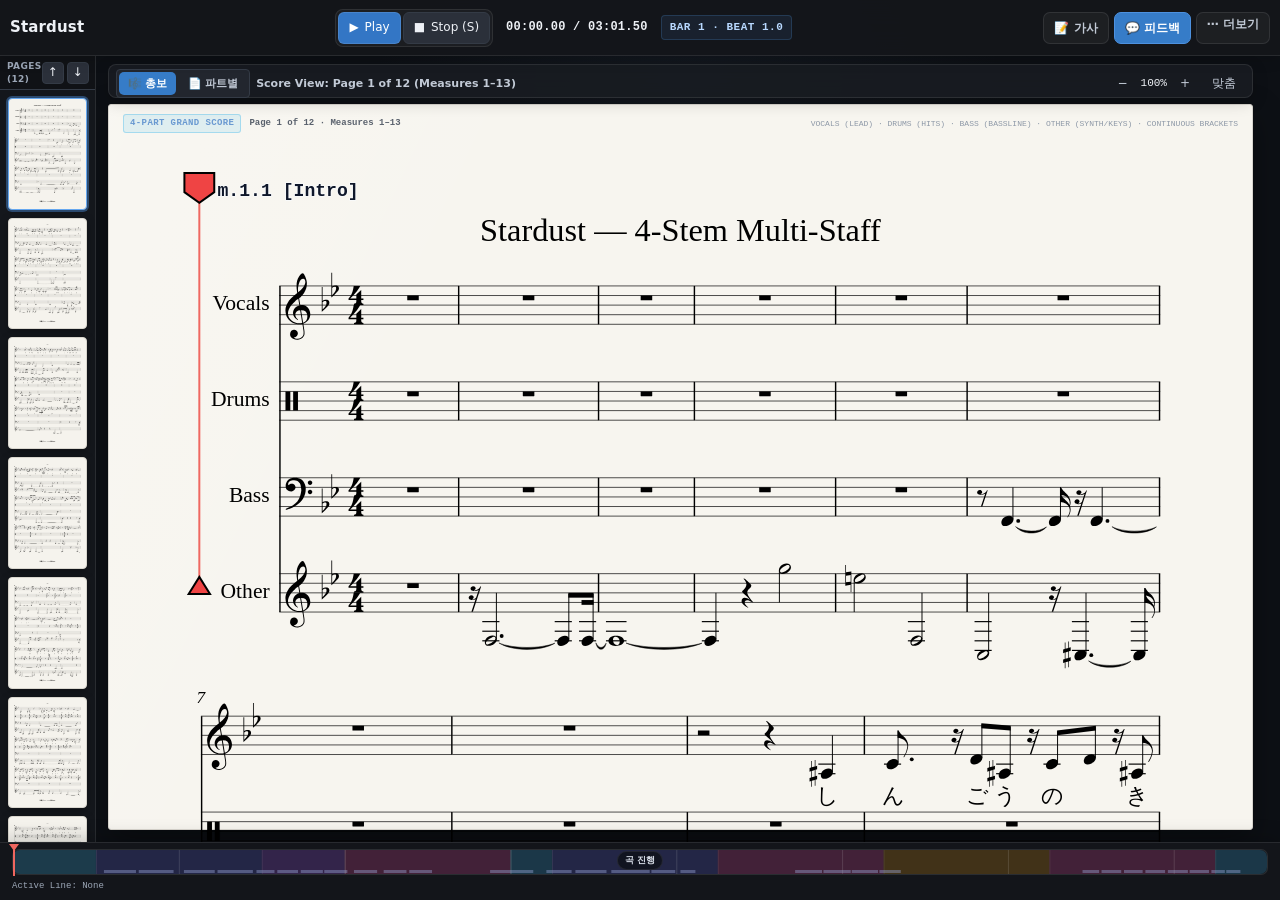
<file: index.html>
<!DOCTYPE html>
<html lang="ko">
<head>
  <meta charset="UTF-8">
  <meta name="viewport" content="width=device-width, initial-scale=1.0">
  <meta name="color-scheme" content="dark">
  <title>Stardust — 쉬운 음악 악보 워크벤치</title>
  <link rel="stylesheet" href="styles.css">
  <link rel="stylesheet" href="consumer-ui.css">
</head>
<body>
  <div class="workbench-root">
    <header class="top-command-bar" role="banner">
      <div class="topbar-left">
        <div class="brand-title">
          <span>Stardust</span>
          <span class="brand-badge">MUSIC WORKBENCH</span>
        </div>
        <div class="metadata-pills" aria-label="프로젝트 상태">
          <span class="chip chip-pass" title="악보 데이터 확인 완료">✓ 준비 완료</span>
          <span class="chip chip-frozen" title="원본 음표와 타이밍은 보호됩니다">🔒 원본 보호</span>
        </div>
      </div>

      <div class="topbar-center">
        <div class="transport-cluster" role="region" aria-label="재생">
          <button class="btn btn-primary" id="btn-play-pause" title="재생 / 일시정지 (Space)" aria-label="재생 또는 일시정지">
            <span id="play-icon">▶</span>
            <span id="play-text">Play</span>
          </button>
          <button class="btn btn-secondary" id="btn-stop" title="정지 (S)" aria-label="재생 정지">
            <span>■</span>
            <span>Stop (S)</span>
          </button>
          <button class="btn btn-secondary" id="btn-loop" title="반복 재생 (L)" aria-label="반복 재생">
            <span>↻</span>
            <span id="loop-text">Loop [Off]</span>
          </button>
        </div>

        <div class="timecode-display" id="timecode-display" aria-live="polite">00:00.00 / 03:01.50</div>
        <span class="measure-beat-badge" id="measure-beat-badge">BAR 1 · BEAT 1.0</span>

        <div class="range-controls" role="region" aria-label="구간 반복 설정">
          <span class="range-label">A</span>
          <input type="number" id="input-range-a" class="input-number" placeholder="시작" step="0.1" min="0" aria-label="반복 시작 시간">
          <button class="btn btn-secondary" id="btn-set-a" title="현재 위치를 A로 설정 ([)" aria-label="반복 시작점 설정">A 설정</button>
          <span class="range-label">B</span>
          <input type="number" id="input-range-b" class="input-number" placeholder="끝" step="0.1" min="0" aria-label="반복 종료 시간">
          <button class="btn btn-secondary" id="btn-set-b" title="현재 위치를 B로 설정 (])" aria-label="반복 종료점 설정">B 설정</button>
          <button class="btn btn-ghost" id="btn-clear-range" title="반복 구간 지우기" aria-label="반복 구간 지우기">지우기</button>
        </div>
      </div>

      <div class="topbar-right">
        <details class="transport-drawer" id="metadata-drawer">
          <summary class="btn btn-secondary" title="곡 정보와 파일 보기">곡 정보 · 파일</summary>
          <div class="transport-drawer-content">
            <div class="transport-drawer-section-title">곡 정보</div>
            <div class="metadata-pills" style="display:flex;flex-wrap:wrap;gap:6px;">
              <span class="chip chip-primary" id="chip-notes-count">478 Notes</span>
              <span class="chip" id="chip-stems-count">4 Stems</span>
              <span class="chip" id="chip-lyrics-count">279 Lyrics</span>
              <span class="chip" id="chip-nulls-count">199 Nulls</span>
              <span class="chip" id="chip-lines-count">29 Lines</span>
              <span class="chip" id="chip-tempo-key">160 BPM · Gm · 4/4</span>
              <span class="chip chip-pass" id="chip-source">SOURCE: FLOW 4-STEM</span>
            </div>
            <div class="transport-drawer-section-title">내보내기</div>
            <div style="display:flex;flex-wrap:wrap;gap:6px;">
              <a href="assets/stardust-lead-with-lyrics.musicxml" download class="btn btn-secondary">Vocal XML</a>
              <a href="assets/stardust-multistaff.musicxml" download class="btn btn-secondary">Multi-Staff XML</a>
              <a href="assets/stardust-multistaff.mid" download class="btn btn-secondary">MIDI</a>
              <a href="assets/stardust-score-data.json" download class="btn btn-secondary">JSON</a>
              <a href="assets/score-contact-sheet.png" target="_blank" class="btn btn-secondary">Contact Sheet</a>
              <a href="assets/CANONFLOW_SCORE_LYRIC_CONTRACT.md" target="_blank" class="btn btn-secondary">Contract</a>
            </div>
          </div>
        </details>
        <button class="btn btn-accent" id="btn-export-draft" title="가사 수정 초안 내보내기">💾 초안 내보내기</button>
      </div>
    </header>

    <main class="main-stage">
      <aside class="page-navigator" aria-label="악보 페이지">
        <div class="panel-header">
          <span id="pages-header-title">Pages (12)</span>
          <div style="display:flex;gap:3px;">
            <button class="btn btn-secondary btn-icon" id="btn-prev-page" title="이전 페이지 (PageUp)" aria-label="이전 페이지" style="width:22px;height:22px;padding:2px;">↑</button>
            <button class="btn btn-secondary btn-icon" id="btn-next-page" title="다음 페이지 (PageDown)" aria-label="다음 페이지" style="width:22px;height:22px;padding:2px;">↓</button>
          </div>
        </div>
        <div class="thumbnails-list" id="thumbnails-list"></div>
      </aside>

      <section class="score-viewport" id="score-viewport" aria-label="악보">
        <div class="score-toolbar">
          <div class="score-mode-pill-group" role="tablist" aria-label="악보 보기 방식">
            <button type="button" class="score-mode-pill active" id="btn-mode-grand" role="tab" aria-selected="true" title="전체 악보 보기">🎼 총보</button>
            <button type="button" class="score-mode-pill" id="btn-mode-stems" role="tab" aria-selected="false" title="파트별 악보 보기">📄 파트별</button>
          </div>

          <span id="score-page-indicator" style="font-size:12px;font-weight:600;color:var(--text-secondary);">Page 1 of 12 · Measures 1–13</span>
          <span class="score-live-readout" id="score-live-readout" aria-live="polite">악보 준비 중</span>
          <span class="chip chip-follow" id="score-follow-state">FOLLOW: ON</span>

          <div class="score-source-selector" id="score-source-selector" role="group" aria-label="보이는 파트 수" style="display:none;">
            <span class="score-source-selector-label">파트</span>
            <label><input type="radio" name="score-display-count" value="1"> 보컬</label>
            <label><input type="radio" name="score-display-count" value="2"> +드럼</label>
            <label><input type="radio" name="score-display-count" value="3"> +베이스</label>
            <label><input type="radio" name="score-display-count" value="all" checked> 전체</label>
          </div>

          <div style="display:flex;gap:4px;margin-left:auto;align-items:center;">
            <button class="btn btn-ghost" id="btn-zoom-out" title="축소" style="padding:2px 8px;">−</button>
            <span id="zoom-level" class="mono" style="font-size:11px;">100%</span>
            <button class="btn btn-ghost" id="btn-zoom-in" title="확대" style="padding:2px 8px;">+</button>
            <button class="btn btn-ghost" id="btn-zoom-fit" title="화면에 맞추기" style="padding:2px 8px;">맞춤</button>
          </div>
        </div>

        <div class="score-source-banner" id="score-source-banner" role="status">
          <span class="source-status-dot" aria-hidden="true"></span>
          <strong id="score-source-status">4-PART GRAND SCORE VERIFIED</strong>
          <span id="score-source-track">Vocals · Drums · Bass · Other</span>
          <span class="score-source-detail" id="score-source-detail">4개 파트 악보가 준비되어 있습니다.</span>
          <span class="score-notation-count" id="score-notation-count">4 NOTATED STAVES</span>
        </div>

        <div class="score-paper-sheet" id="score-paper">
          <div class="score-svg-frame" id="score-svg-frame" aria-live="polite"></div>
        </div>
      </section>

      <aside class="lyric-inspector" aria-label="가사와 피드백">
        <div class="inspector-tabs" role="tablist" aria-label="가사 또는 피드백">
          <button type="button" class="inspector-tab active" id="tab-lyrics" role="tab" aria-selected="true">
            <span>📝 가사</span>
            <span class="tab-count-badge" id="lyrics-count-badge">29</span>
          </button>
          <button type="button" class="inspector-tab" id="tab-feedbacks" role="tab" aria-selected="false">
            <span>💬 피드백</span>
            <span class="tab-count-badge feedback-badge" id="feedback-count-badge">0</span>
          </button>
        </div>

        <div class="inspector-tab-pane active" id="pane-lyrics">
          <div class="inspector-banner">
            <span>🔒 <strong>원본 음표와 타이밍은 보호됩니다</strong></span>
            <span class="chip chip-frozen" id="draft-count-chip">수정 0</span>
          </div>

          <div class="lyric-list-container" id="lyric-list" role="list"></div>

          <div class="inspector-detail-pane" id="inspector-detail">
            <div class="detail-header">
              <span id="editor-line-title">가사 한 줄을 선택하세요</span>
              <span class="chip chip-frozen" id="editor-status-chip">원본</span>
            </div>

            <div class="field-group">
              <label class="field-label">원본 가사</label>
              <div id="canonical-line-text" class="lyric-font" style="font-size:13px;color:var(--text-secondary);background:var(--surface-input);padding:6px 8px;border-radius:6px;border:1px solid var(--border-subtle);min-height:28px;">-</div>
            </div>

            <div class="field-group">
              <label class="field-label" for="input-draft-display">보이는 가사</label>
              <input type="text" id="input-draft-display" class="input-text lyric-font" placeholder="가사를 수정하세요">
            </div>

            <div class="field-group">
              <label class="field-label" for="input-draft-alignment">읽는 법</label>
              <input type="text" id="input-draft-alignment" class="input-text" placeholder="히라가나 읽는 법">
            </div>

            <div style="display:flex;justify-content:space-between;align-items:center;gap:8px;">
              <button class="btn btn-ghost" id="btn-reset-line" title="원본 가사로 되돌리기">원본으로</button>
              <button class="btn btn-primary" id="btn-save-draft" title="가사 수정 저장">수정 저장</button>
            </div>
          </div>
        </div>

        <div class="inspector-tab-pane" id="pane-feedbacks" style="display:none;">
          <div class="feedback-actions-bar">
            <button type="button" class="btn btn-primary" id="btn-add-feedback-now" title="현재 위치에 피드백 추가 (F)">＋ 피드백</button>
            <div style="display:flex;gap:4px;">
              <button type="button" class="btn btn-secondary" id="btn-copy-feedbacks" title="피드백 복사">복사</button>
              <button type="button" class="btn btn-secondary" id="btn-export-feedbacks" title="피드백 파일 저장">내보내기</button>
            </div>
          </div>

          <div class="feedback-filter-row">
            <span style="font-size:10px;color:var(--text-dim);font-weight:600;">보기</span>
            <div class="feedback-filter-chips" id="feedback-filter-chips">
              <button type="button" class="filter-chip active" data-filter="all">전체</button>
              <button type="button" class="filter-chip" data-filter="vocals">보컬</button>
              <button type="button" class="filter-chip" data-filter="drums">드럼</button>
              <button type="button" class="filter-chip" data-filter="bass">베이스</button>
              <button type="button" class="filter-chip" data-filter="other">기타</button>
            </div>
          </div>

          <div class="feedback-list-container" id="feedback-cards-list" role="list">
            <div class="feedback-empty-state" id="feedback-empty-state">
              <span class="empty-icon">💬</span>
              <p class="empty-title">아직 피드백이 없습니다</p>
              <p class="empty-desc">악보나 아래 진행바에서 우클릭하면 원하는 위치에 메모를 남길 수 있습니다.</p>
            </div>
          </div>
        </div>
      </aside>
    </main>

    <footer class="bottom-timeline-bar" role="contentinfo" aria-label="곡 진행">
      <div class="timeline-track-wrap" id="timeline-track" role="slider" aria-label="곡 위치" aria-valuemin="0" aria-valuemax="181.5" aria-valuenow="0" tabindex="0">
        <canvas class="timeline-markers-canvas" id="timeline-canvas"></canvas>
        <div class="timeline-range-highlight" id="timeline-range-highlight" style="display:none;"></div>
        <div class="timeline-feedback-markers" id="timeline-feedback-markers"></div>
        <div class="timeline-hover-guide" id="timeline-hover-guide"></div>
        <div class="timeline-hover-tooltip" id="timeline-hover-tooltip">00:00.00</div>
        <div class="timeline-playhead" id="timeline-playhead" style="left:0%;"></div>
      </div>

      <div class="timeline-info-row">
        <div style="display:flex;gap:10px;align-items:center;min-width:0;">
          <span class="mono" id="timeline-active-info">Active Line: None</span>
          <span class="mono" id="timeline-active-event" style="color:var(--text-dim);">Event: None</span>
        </div>
        <div style="display:flex;gap:12px;align-items:center;">
          <span style="font-size:10px;color:var(--text-dim);">←/→ 위치 이동 · Space 재생 · F 피드백</span>
          <span class="mono" id="timeline-duration-info">03:01.50 · 121 Bars</span>
        </div>
      </div>
    </footer>
  </div>

  <div id="score-context-menu" class="score-context-menu" style="display:none;" role="menu" aria-label="이 위치에서 할 일">
    <div class="context-menu-header">
      <span class="context-menu-badge" id="ctx-bar-beat">BAR 1 · BEAT 1.0</span>
      <span class="context-menu-time" id="ctx-timecode">00:00.00</span>
    </div>
    <div class="context-menu-divider"></div>
    <button type="button" class="context-menu-item primary" id="ctx-btn-add-feedback" role="menuitem">
      <span class="ctx-icon">💬</span><span class="ctx-label">여기에 피드백 남기기</span><span class="ctx-shortcut">F</span>
    </button>
    <button type="button" class="context-menu-item" id="ctx-btn-play-from-here" role="menuitem">
      <span class="ctx-icon">▶</span><span class="ctx-label">여기부터 재생</span><span class="ctx-shortcut">Space</span>
    </button>
    <div class="context-menu-divider"></div>
    <button type="button" class="context-menu-item" id="ctx-btn-set-range-a" role="menuitem">
      <span class="ctx-icon">A</span><span class="ctx-label">반복 시작점</span><span class="ctx-shortcut">[</span>
    </button>
    <button type="button" class="context-menu-item" id="ctx-btn-set-range-b" role="menuitem">
      <span class="ctx-icon">B</span><span class="ctx-label">반복 종료점</span><span class="ctx-shortcut">]</span>
    </button>
    <div class="context-menu-divider"></div>
    <button type="button" class="context-menu-item" id="ctx-btn-copy-timecode" role="menuitem">
      <span class="ctx-icon">⧉</span><span class="ctx-label">시간 복사</span>
    </button>
  </div>

  <div id="feedback-modal-backdrop" class="modal-backdrop" style="display:none;" role="presentation">
    <div class="feedback-dialog" role="dialog" aria-modal="true" aria-labelledby="feedback-dialog-title">
      <div class="dialog-header">
        <div>
          <h3 id="feedback-dialog-title" class="dialog-title">이 부분에 메모 남기기</h3>
          <p class="dialog-subtitle" id="feedback-dialog-location">BAR 1 · BEAT 1.0 · 00:00.00</p>
        </div>
        <button type="button" class="btn btn-ghost btn-icon" id="btn-close-feedback-modal" aria-label="닫기">×</button>
      </div>

      <div class="dialog-body">
        <div class="field-group">
          <label class="field-label">어느 파트인가요?</label>
          <div class="stem-pill-selector" id="feedback-stem-selector">
            <button type="button" class="pill-btn active" data-stem="all">전체</button>
            <button type="button" class="pill-btn" data-stem="vocals">🎤 보컬</button>
            <button type="button" class="pill-btn" data-stem="drums">🥁 드럼</button>
            <button type="button" class="pill-btn" data-stem="bass">🎸 베이스</button>
            <button type="button" class="pill-btn" data-stem="other">🎹 기타</button>
          </div>
        </div>

        <div class="field-group">
          <label class="field-label">어떤 내용인가요?</label>
          <div class="category-pill-selector" id="feedback-category-selector">
            <button type="button" class="pill-btn active" data-category="vocals">보컬/발음</button>
            <button type="button" class="pill-btn" data-category="timing">타이밍</button>
            <button type="button" class="pill-btn" data-category="pitch">음정</button>
            <button type="button" class="pill-btn" data-category="mix">밸런스</button>
            <button type="button" class="pill-btn" data-category="lyrics">가사</button>
            <button type="button" class="pill-btn" data-category="general">메모</button>
          </div>
        </div>

        <div class="feedback-lyric-context" id="feedback-lyric-context" style="display:none;">
          <span class="context-label">가사</span>
          <span class="context-text" id="feedback-context-lyric-text">-</span>
        </div>

        <div class="field-group">
          <label class="field-label" for="feedback-textarea">메모 <span style="color:var(--danger);">*</span></label>
          <textarea id="feedback-textarea" class="input-textarea" rows="4" placeholder="예: 이 부분 보컬이 조금 늦게 들려요"></textarea>
        </div>

        <div class="field-group">
          <label class="field-label" for="feedback-author-input">이름</label>
          <input type="text" id="feedback-author-input" class="input-text" value="Reviewer" placeholder="이름">
        </div>
      </div>

      <div class="dialog-footer">
        <span class="dialog-hint">Cmd/Ctrl+Enter 저장 · Esc 닫기</span>
        <div style="display:flex;gap:8px;">
          <button type="button" class="btn btn-secondary" id="btn-cancel-feedback">취소</button>
          <button type="button" class="btn btn-primary" id="btn-submit-feedback">저장</button>
        </div>
      </div>
    </div>
  </div>

  <div id="toast-container" class="toast-container" aria-live="polite"></div>

  <audio id="audio-player" src="assets/flow-stems/vocals.m4a" data-source-manifest="assets/source-manifest.json" preload="auto"></audio>
  <div id="stem-audio-bank" aria-hidden="true"></div>

  <script type="module" src="app.mjs"></script>
  <script type="module" src="consumer-ui.mjs"></script>
</body>
</html>
</file>
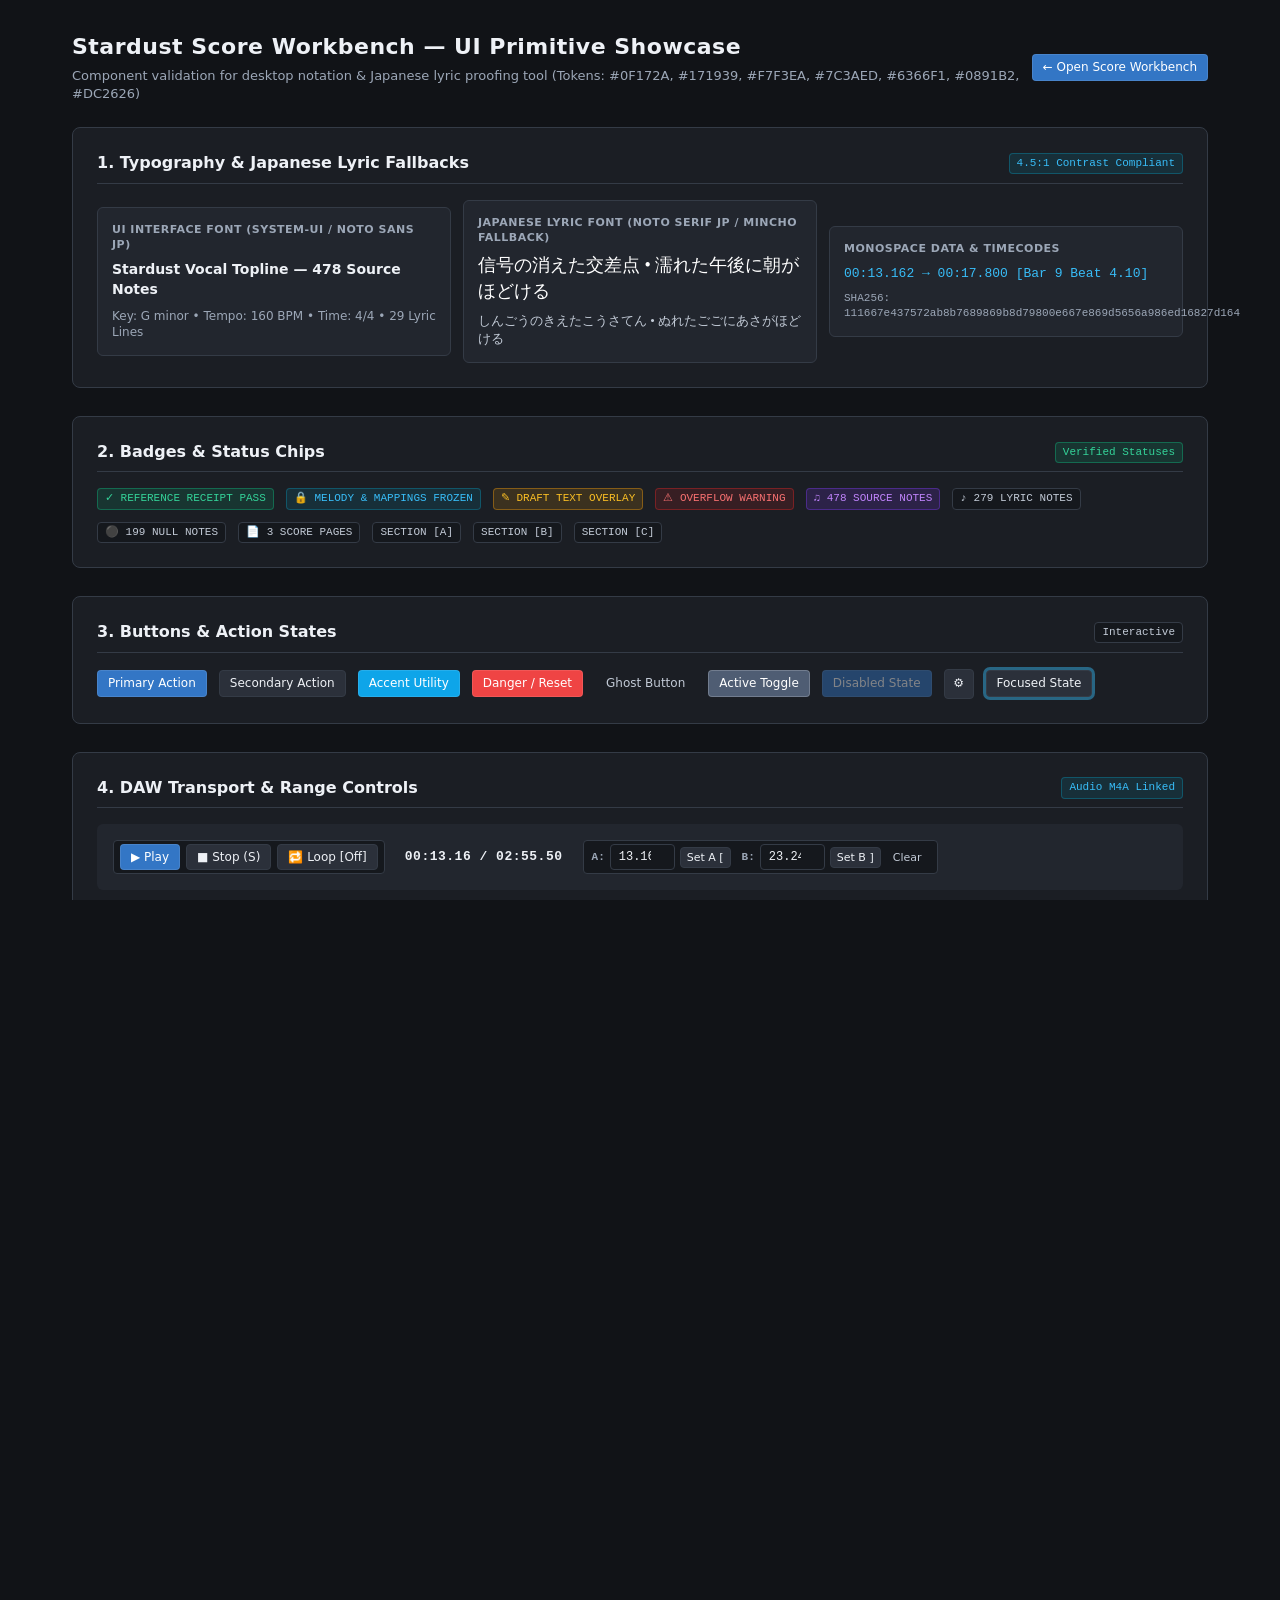
<file: primitive-showcase.html>
<!DOCTYPE html>
<html lang="en">
<head>
  <meta charset="UTF-8">
  <meta name="viewport" content="width=device-width, initial-scale=1.0">
  <title>Stardust Workbench — Primitive Showcase</title>
  <link rel="stylesheet" href="styles.css">
  <style>
    body {
      overflow-y: auto !important;
      padding: 32px;
      max-width: 1200px;
      margin: 0 auto;
    }
    .showcase-section {
      background-color: var(--surface-raised);
      border: 1px solid var(--border-subtle);
      border-radius: var(--radius-lg);
      padding: 24px;
      margin-bottom: 28px;
      display: flex;
      flex-direction: column;
      gap: 16px;
    }
    .showcase-header {
      font-size: 16px;
      font-weight: 700;
      color: var(--text-primary);
      border-bottom: 1px solid var(--border-subtle);
      padding-bottom: 8px;
      display: flex;
      align-items: center;
      justify-content: space-between;
    }
    .primitive-row {
      display: flex;
      flex-wrap: wrap;
      align-items: center;
      gap: 12px;
    }
    .specimen-card {
      background-color: var(--surface-card);
      border: 1px solid var(--border-subtle);
      border-radius: var(--radius-md);
      padding: 14px;
      display: flex;
      flex-direction: column;
      gap: 8px;
      flex: 1;
      min-width: 260px;
    }
    .specimen-label {
      font-size: 11px;
      font-weight: 600;
      color: var(--text-muted);
      text-transform: uppercase;
      letter-spacing: 0.5px;
    }
    .paper-specimen {
      background-color: var(--paper-cream);
      border: 1px solid var(--paper-border);
      border-radius: var(--radius-sm);
      padding: 24px;
      box-shadow: var(--shadow-paper);
      color: var(--text-score);
    }
  </style>
</head>
<body>
  <header style="margin-bottom: 24px; display: flex; align-items: center; justify-content: space-between;">
    <div>
      <h1 style="font-size: 22px; font-weight: 700; letter-spacing: 0.5px;">Stardust Score Workbench &mdash; UI Primitive Showcase</h1>
      <p style="color: var(--text-muted); font-size: 13px; margin-top: 4px;">
        Component validation for desktop notation &amp; Japanese lyric proofing tool (Tokens: #0F172A, #171939, #F7F3EA, #7C3AED, #6366F1, #0891B2, #DC2626)
      </p>
    </div>
    <div style="display: flex; gap: 8px;">
      <a href="index.html" class="btn btn-primary">&larr; Open Score Workbench</a>
    </div>
  </header>

  <!-- 1. Typography & Colors -->
  <section class="showcase-section">
    <div class="showcase-header">
      <span>1. Typography &amp; Japanese Lyric Fallbacks</span>
      <span class="chip chip-frozen">4.5:1 Contrast Compliant</span>
    </div>
    <div class="primitive-row">
      <div class="specimen-card">
        <span class="specimen-label">UI Interface Font (system-ui / Noto Sans JP)</span>
        <div style="font-size: 14px; font-weight: 600;">Stardust Vocal Topline &mdash; 478 Source Notes</div>
        <div style="font-size: 12px; color: var(--text-muted);">Key: G minor &bull; Tempo: 160 BPM &bull; Time: 4/4 &bull; 29 Lyric Lines</div>
      </div>
      <div class="specimen-card">
        <span class="specimen-label">Japanese Lyric Font (Noto Serif JP / Mincho Fallback)</span>
        <div class="lyric-font" style="font-size: 18px; color: #FFFFFF;">信号の消えた交差点 &bull; 濡れた午後に朝がほどける</div>
        <div class="lyric-font" style="font-size: 13px; color: var(--text-secondary);">しんごうのきえたこうさてん &bull; ぬれたごごにあさがほどける</div>
      </div>
      <div class="specimen-card">
        <span class="specimen-label">Monospace Data &amp; Timecodes</span>
        <div class="mono" style="font-size: 13px; color: #38BDF8;">00:13.162 &rarr; 00:17.800 [Bar 9 Beat 4.10]</div>
        <div class="mono" style="font-size: 11px; color: var(--text-muted);">SHA256: 111667e437572ab8b7689869b8d79800e667e869d5656a986ed16827d16452d7</div>
      </div>
    </div>
  </section>

  <!-- 2. Badges & Chips -->
  <section class="showcase-section">
    <div class="showcase-header">
      <span>2. Badges &amp; Status Chips</span>
      <span class="chip chip-pass">Verified Statuses</span>
    </div>
    <div class="primitive-row">
      <span class="chip chip-pass">&#10003; REFERENCE RECEIPT PASS</span>
      <span class="chip chip-frozen">&#128274; MELODY &amp; MAPPINGS FROZEN</span>
      <span class="chip chip-draft">&#9998; DRAFT TEXT OVERLAY</span>
      <span class="chip chip-danger">&#9888; OVERFLOW WARNING</span>
      <span class="chip chip-primary">&#9835; 478 SOURCE NOTES</span>
      <span class="chip">&#9834; 279 LYRIC NOTES</span>
      <span class="chip">&#9899; 199 NULL NOTES</span>
      <span class="chip">&#128196; 3 SCORE PAGES</span>
      <span class="chip">SECTION [A]</span>
      <span class="chip">SECTION [B]</span>
      <span class="chip">SECTION [C]</span>
    </div>
  </section>

  <!-- 3. Buttons & Interactive States -->
  <section class="showcase-section">
    <div class="showcase-header">
      <span>3. Buttons &amp; Action States</span>
      <span class="chip">Interactive</span>
    </div>
    <div class="primitive-row">
      <button class="btn btn-primary">Primary Action</button>
      <button class="btn btn-secondary">Secondary Action</button>
      <button class="btn btn-accent">Accent Utility</button>
      <button class="btn btn-danger">Danger / Reset</button>
      <button class="btn btn-ghost">Ghost Button</button>
      <button class="btn btn-secondary btn-active">Active Toggle</button>
      <button class="btn btn-primary" disabled>Disabled State</button>
      <button class="btn btn-secondary btn-icon" title="Settings">&#9881;</button>
      <button class="btn btn-secondary" style="box-shadow: var(--ring-focus);">Focused State</button>
    </div>
  </section>

  <!-- 4. Transport Controls & Timecode -->
  <section class="showcase-section">
    <div class="showcase-header">
      <span>4. DAW Transport &amp; Range Controls</span>
      <span class="chip chip-frozen">Audio M4A Linked</span>
    </div>
    <div class="primitive-row" style="background-color: var(--surface-card); padding: 16px; border-radius: var(--radius-md);">
      <div class="transport-cluster">
        <button class="btn btn-primary" id="demo-play">&#9654; Play</button>
        <button class="btn btn-secondary" id="demo-stop">&#9632; Stop (S)</button>
        <button class="btn btn-secondary" id="demo-loop">&#128257; Loop [Off]</button>
      </div>

      <div class="timecode-display">
        00:13.16 / 02:55.50
      </div>

      <div class="range-controls">
        <span class="range-label">A:</span>
        <input type="number" class="input-number" value="13.16" step="0.1" min="0">
        <button class="btn btn-secondary" style="padding: 3px 6px; font-size: 11px;">Set A [</button>
        <span class="range-label" style="margin-left: 6px;">B:</span>
        <input type="number" class="input-number" value="23.24" step="0.1" min="0">
        <button class="btn btn-secondary" style="padding: 3px 6px; font-size: 11px;">Set B ]</button>
        <button class="btn btn-ghost" style="padding: 3px 6px; font-size: 11px;">Clear</button>
      </div>
    </div>
  </section>

  <!-- 5. Form Inputs & Draft Editor -->
  <section class="showcase-section">
    <div class="showcase-header">
      <span>5. Form Controls &amp; Draft Lyric Editor</span>
      <span class="chip chip-draft">Safe Overlay Only</span>
    </div>
    <div class="primitive-row">
      <div class="specimen-card" style="max-width: 540px;">
        <div class="detail-header">
          <span style="font-weight: 600;">Draft Line Editor &mdash; Line #00 [Section A]</span>
          <span class="chip chip-draft">Draft Modified</span>
        </div>
        <div class="field-group">
          <label class="field-label">Canonical Frozen Reference</label>
          <div style="font-family: var(--font-serif); font-size: 13px; color: var(--text-muted); padding: 4px 0;">
            信号の消えた交差点 (しんごうのきえたこうさてん)
          </div>
        </div>
        <div class="field-group">
          <label class="field-label">Draft Display Text (User Overlay)</label>
          <input type="text" class="input-text" value="信号の消えた交差点" style="font-family: var(--font-serif); font-size: 14px;">
        </div>
        <div class="field-group">
          <label class="field-label">Draft Alignment Text (Reading / Syllables)</label>
          <input type="text" class="input-text" value="しんごうのきえたこうさてん" style="font-family: var(--font-sans); font-size: 13px;">
        </div>
        <div style="display: flex; justify-content: flex-end; gap: 8px; margin-top: 8px;">
          <button class="btn btn-danger">Reset Line</button>
          <button class="btn btn-primary">Save Draft Line</button>
        </div>
      </div>
    </div>
  </section>

  <!-- 6. Lyric Inspector Line States -->
  <section class="showcase-section">
    <div class="showcase-header">
      <span>6. Lyric Inspector Line States</span>
      <span class="chip">Time-Ordered List</span>
    </div>
    <div style="display: flex; flex-direction: column; gap: 6px; max-width: 540px; background-color: var(--surface-card); padding: 8px; border-radius: var(--radius-md);">
      <!-- Default -->
      <div class="lyric-row">
        <div class="row-meta-bar">
          <span>#00 &bull; Sec A [00:13.16 &rarr; 00:17.80]</span>
          <span class="chip" style="font-size: 10px;">13 moras</span>
        </div>
        <div class="row-text-display">信号の消えた交差点</div>
        <div class="row-text-reading">しんごうのきえたこうさてん</div>
      </div>

      <!-- Active / Playing -->
      <div class="lyric-row active">
        <div class="row-meta-bar">
          <span style="color: #38BDF8;">#01 &bull; Sec A [00:18.20 &rarr; 00:23.24] &#9654; PLAYING</span>
          <span class="chip chip-pass" style="font-size: 10px;">Active</span>
        </div>
        <div class="row-text-display" style="color: #FFFFFF;">濡れた午後に朝がほどける</div>
        <div class="row-text-reading">ぬれたごごにあさがほどける</div>
      </div>

      <!-- Selected -->
      <div class="lyric-row selected">
        <div class="row-meta-bar">
          <span style="color: #C084FC;">#02 &bull; Sec A [00:23.60 &rarr; 00:28.10] &bull; SELECTED</span>
          <span class="chip chip-primary" style="font-size: 10px;">Selected</span>
        </div>
        <div class="row-text-display">街は息を潜めたまま</div>
        <div class="row-text-reading">まちはゆきをひそめたまま</div>
      </div>

      <!-- Modified / Draft Override -->
      <div class="lyric-row modified">
        <div class="row-meta-bar">
          <span style="color: #FBBF24;">#03 &bull; Sec A [00:28.40 &rarr; 00:33.00] &bull; DRAFT EDITED</span>
          <span class="chip chip-draft" style="font-size: 10px;">Draft Overridden</span>
        </div>
        <div class="row-text-display">遠い星の瞬きを探している</div>
        <div class="row-text-reading">とおいほしのまたたきをさがしている</div>
      </div>
    </div>
  </section>

  <!-- 7. Score Paper Card Treatment -->
  <section class="showcase-section">
    <div class="showcase-header">
      <span>7. Score Paper Card &amp; Notation Treatment</span>
      <span class="chip chip-frozen">Cream Archival Paper #F7F3EA</span>
    </div>
    <div class="paper-specimen">
      <div style="display: flex; justify-content: space-between; align-items: baseline; border-bottom: 2px solid #1E293B; padding-bottom: 8px; margin-bottom: 16px;">
        <div>
          <h2 style="font-size: 20px; font-weight: 700; color: #1E293B; font-family: var(--font-serif);">Stardust (スターダスト) &mdash; Lead Vocal</h2>
          <div style="font-size: 12px; color: #475569; margin-top: 2px;">Japanese Lyric Alignment &bull; Measures 9&ndash;20 &bull; Page 1 of 3</div>
        </div>
        <div class="mono" style="font-size: 12px; color: #475569; text-align: right;">
          BPM: 160.0 &bull; Key: G minor &bull; Time: 4/4
        </div>
      </div>

      <!-- Real SVG notation snippet embedded directly from assets -->
      <div style="background-color: #F7F3EA; overflow-x: auto; display: flex; justify-content: center; padding: 12px 0;">
        <svg width="680" height="180" viewBox="0 0 680 180" xmlns="http://www.w3.org/2000/svg">
          <!-- 5-line staff -->
          <line x1="20" y1="50" x2="660" y2="50" stroke="#1E293B" stroke-width="1.2"/>
          <line x1="20" y1="62" x2="660" y2="62" stroke="#1E293B" stroke-width="1.2"/>
          <line x1="20" y1="74" x2="660" y2="74" stroke="#1E293B" stroke-width="1.2"/>
          <line x1="20" y1="86" x2="660" y2="86" stroke="#1E293B" stroke-width="1.2"/>
          <line x1="20" y1="98" x2="660" y2="98" stroke="#1E293B" stroke-width="1.2"/>

          <!-- Bar lines -->
          <line x1="20" y1="50" x2="20" y2="98" stroke="#1E293B" stroke-width="2"/>
          <line x1="220" y1="50" x2="220" y2="98" stroke="#1E293B" stroke-width="1.2"/>
          <line x1="440" y1="50" x2="440" y2="98" stroke="#1E293B" stroke-width="1.2"/>
          <line x1="660" y1="50" x2="660" y2="98" stroke="#1E293B" stroke-width="2"/>

          <!-- Measure numbers -->
          <text x="24" y="42" font-family="sans-serif" font-size="10" font-weight="bold" fill="#64748B">9</text>
          <text x="224" y="42" font-family="sans-serif" font-size="10" font-weight="bold" fill="#64748B">10</text>
          <text x="444" y="42" font-family="sans-serif" font-size="10" font-weight="bold" fill="#64748B">11</text>

          <!-- Treble clef glyph representation -->
          <text x="26" y="88" font-family="serif" font-size="34" fill="#1E293B">&#119070;</text>

          <!-- Key signature (2 flats: Bb, Eb) -->
          <text x="60" y="74" font-family="serif" font-size="20" fill="#1E293B">&#9837;</text>
          <text x="70" y="62" font-family="serif" font-size="20" fill="#1E293B">&#9837;</text>

          <!-- Time signature (4/4) -->
          <text x="86" y="68" font-family="sans-serif" font-size="16" font-weight="bold" fill="#1E293B">4</text>
          <text x="86" y="92" font-family="sans-serif" font-size="16" font-weight="bold" fill="#1E293B">4</text>

          <!-- Notes with stems and Japanese lyric syllables placed underneath -->
          <!-- Note 1: Bb3 -->
          <ellipse cx="150" cy="86" rx="6" ry="4.5" fill="#1E293B" transform="rotate(-18 150 86)"/>
          <line x1="155" y1="84" x2="155" y2="40" stroke="#1E293B" stroke-width="1.5"/>
          <text x="146" y="132" font-family="serif" font-size="15" font-weight="bold" fill="#1E293B">し</text>

          <!-- Note 2: C4 -->
          <ellipse cx="270" cy="74" rx="6" ry="4.5" fill="#1E293B" transform="rotate(-18 270 74)"/>
          <line x1="275" y1="72" x2="275" y2="30" stroke="#1E293B" stroke-width="1.5"/>
          <text x="266" y="132" font-family="serif" font-size="15" font-weight="bold" fill="#1E293B">ん</text>

          <!-- Note 3: D4 -->
          <ellipse cx="360" cy="62" rx="6" ry="4.5" fill="#1E293B" transform="rotate(-18 360 62)"/>
          <line x1="365" y1="60" x2="365" y2="20" stroke="#1E293B" stroke-width="1.5"/>
          <text x="356" y="132" font-family="serif" font-size="15" font-weight="bold" fill="#1E293B">ご</text>

          <!-- Note 4: F4 -->
          <ellipse cx="490" cy="50" rx="6" ry="4.5" fill="#1E293B" transform="rotate(-18 490 50)"/>
          <line x1="495" y1="48" x2="495" y2="10" stroke="#1E293B" stroke-width="1.5"/>
          <text x="486" y="132" font-family="serif" font-size="15" font-weight="bold" fill="#1E293B">う</text>

          <!-- Note 5: G4 -->
          <ellipse cx="580" cy="38" rx="6" ry="4.5" fill="#1E293B" transform="rotate(-18 580 38)"/>
          <line x1="585" y1="36" x2="585" y2="5" stroke="#1E293B" stroke-width="1.5"/>
          <text x="576" y="132" font-family="serif" font-size="15" font-weight="bold" fill="#1E293B">の</text>
        </svg>
      </div>
      <div style="font-size: 11px; color: #64748B; text-align: center; margin-top: 8px;">
        Authentic SVG rendering demonstration &mdash; Japanese lyric syllables aligned directly under melodic note heads.
      </div>
    </div>
  </section>
</body>
</html>
</file>
<file: styles.css>
/* ==========================================================================
   Stardust Lead-Score & Lyric Proofing Workbench
   Dark Utility Design Language & Token Specification
   ========================================================================== */

:root {
  color-scheme: dark;

  /* Surface Tokens — Neutral Professional DAW Charcoal */
  --bg-base: #111317;
  --surface-raised: #1B1E24;
  --surface-card: #22262E;
  --surface-hover: #2B303A;
  --surface-active: #333A47;
  --surface-input: #15181D;
  --surface-subtle: #171A20;
  --surface-panel: var(--surface-raised);
  --bg-card: var(--surface-card);

  /* Score Paper Tokens */
  --paper-cream: #F5F3ED;
  --paper-border: #D9D6CE;
  --text-score: #1E293B;

  /* Accent & Status Tokens */
  --primary: #3376C5;
  --primary-hover: #2865AD;
  --primary-glow: rgba(51, 118, 197, 0.35);
  --secondary: #4F5D73;
  --secondary-hover: #3E4B5E;
  --accent: #0EA5E9;
  --accent-hover: #0284C7;
  --accent-glow: rgba(14, 165, 233, 0.35);
  --danger: #EF4444;
  --danger-hover: #DC2626;
  --success: #10B981;
  --warning: #F59E0B;
  --playhead-color: #EE766D;

  /* Typography & Foreground Tokens */
  --text-primary: #EEF1F6;
  --text-secondary: #C2CAD6;
  --text-muted: #9CA7B7;
  --text-dim: #64748B;

  /* Borders & Focus Rings */
  --border-subtle: #343B46;
  --border-light: #4B5666;
  --border-color: var(--border-subtle);
  --border-strong: var(--border-light);
  --border-focus: #38BDF8;
  --ring-focus: 0 0 0 3px rgba(56, 189, 248, 0.45);

  /* Elevation Shadows */
  --shadow-sm: 0 1px 2px rgba(0, 0, 0, 0.3);
  --shadow-md: 0 4px 8px -1px rgba(0, 0, 0, 0.4), 0 2px 4px -2px rgba(0, 0, 0, 0.3);
  --shadow-lg: 0 12px 20px -3px rgba(0, 0, 0, 0.6), 0 4px 6px -4px rgba(0, 0, 0, 0.4);
  --shadow-paper: 0 16px 44px rgba(0, 0, 0, 0.45), 0 4px 10px rgba(0, 0, 0, 0.3);

  /* Fonts */
  --font-sans: system-ui, -apple-system, BlinkMacSystemFont, "Segoe UI", "Noto Sans JP", Roboto, sans-serif;
  --font-serif: "Noto Serif JP", "Hiragino Mincho ProN", "Yu Mincho", "Noto Sans JP", Georgia, serif;
  --font-lyric: var(--font-serif);
  --font-mono: "SF Mono", Menlo, Monaco, Consolas, "Liberation Mono", monospace;

  /* Transitions */
  --transition-fast: 120ms ease-out;

  /* Dimensions */
  --topbar-height: 64px;
  --bottombar-height: 180px;
  --leftpanel-width: 128px;
  --rightpanel-width: 344px;
  --radius-sm: 4px;
  --radius-md: 6px;
  --radius-lg: 8px;
}

/* ==========================================================================
   Base & Reset
   ========================================================================== */

*, *::before, *::after {
  box-sizing: border-box;
  margin: 0;
  padding: 0;
}

html, body {
  width: 100%;
  height: 100%;
  overflow: hidden;
  background-color: var(--bg-base);
  color: var(--text-primary);
  font-family: var(--font-sans);
  font-size: 13px;
  line-height: 1.4;
  -webkit-font-smoothing: antialiased;
  -moz-osx-font-smoothing: grayscale;
}

/* Accessible focus visible */
:focus-visible {
  outline: none;
  box-shadow: var(--ring-focus);
}

/* Reduced motion */
@media (prefers-reduced-motion: reduce) {
  *, *::before, *::after {
    animation-duration: 0.01ms !important;
    animation-iteration-count: 1 !important;
    transition-duration: 0.01ms !important;
    scroll-behavior: auto !important;
  }
}

/* ==========================================================================
   Typography Utilities
   ========================================================================== */

h1, h2, h3, h4 {
  font-weight: 600;
  color: var(--text-primary);
}

.mono {
  font-family: var(--font-mono);
}

.lyric-font {
  font-family: var(--font-serif);
}

/* ==========================================================================
   Buttons & Interactive Elements
   ========================================================================== */

.btn {
  display: inline-flex;
  align-items: center;
  justify-content: center;
  gap: 6px;
  padding: 5px 10px;
  font-family: var(--font-sans);
  font-size: 12px;
  font-weight: 500;
  line-height: 1.2;
  border-radius: var(--radius-sm);
  border: 1px solid transparent;
  cursor: pointer;
  user-select: none;
  transition: background-color 0.15s ease, border-color 0.15s ease, box-shadow 0.15s ease;
  white-space: nowrap;
  text-decoration: none;
}

.btn:disabled {
  opacity: 0.45;
  cursor: not-allowed;
  pointer-events: none;
}

.btn-primary {
  background-color: var(--primary);
  color: #FFFFFF;
  border-color: rgba(255, 255, 255, 0.1);
}

.btn-primary:hover:not(:disabled) {
  background-color: var(--primary-hover);
  box-shadow: 0 0 10px var(--primary-glow);
}

.btn-secondary {
  background-color: var(--surface-hover);
  color: var(--text-primary);
  border-color: var(--border-subtle);
}

.btn-secondary:hover:not(:disabled) {
  background-color: var(--surface-active);
  border-color: var(--border-light);
}

.btn-accent {
  background-color: var(--accent);
  color: #FFFFFF;
  border-color: rgba(255, 255, 255, 0.1);
}

.btn-accent:hover:not(:disabled) {
  background-color: var(--accent-hover);
  box-shadow: 0 0 10px var(--accent-glow);
}

.btn-danger {
  background-color: var(--danger);
  color: #FFFFFF;
  border-color: rgba(255, 255, 255, 0.1);
}

.btn-danger:hover:not(:disabled) {
  background-color: var(--danger-hover);
}

.btn-ghost {
  background-color: transparent;
  color: var(--text-secondary);
  border-color: transparent;
}

.btn-ghost:hover:not(:disabled) {
  background-color: var(--surface-hover);
  color: var(--text-primary);
}

.btn-icon {
  padding: 6px;
  width: 30px;
  height: 30px;
}

.btn-active {
  background-color: var(--secondary);
  color: #FFFFFF;
  border-color: rgba(255, 255, 255, 0.2);
}

/* ==========================================================================
   Badges & Status Chips
   ========================================================================== */

.chip {
  display: inline-flex;
  align-items: center;
  gap: 4px;
  padding: 2px 7px;
  font-family: var(--font-mono);
  font-size: 11px;
  font-weight: 500;
  border-radius: var(--radius-sm);
  border: 1px solid var(--border-subtle);
  background-color: var(--surface-input);
  color: var(--text-secondary);
  white-space: nowrap;
}

.chip-pass {
  background-color: rgba(16, 185, 129, 0.15);
  border-color: rgba(16, 185, 129, 0.4);
  color: #34D399;
}

.chip-frozen {
  background-color: rgba(8, 145, 178, 0.15);
  border-color: rgba(8, 145, 178, 0.4);
  color: #38BDF8;
}

.chip-draft {
  background-color: rgba(245, 158, 11, 0.15);
  border-color: rgba(245, 158, 11, 0.4);
  color: #FBBF24;
}

.chip-danger {
  background-color: rgba(220, 38, 38, 0.15);
  border-color: rgba(220, 38, 38, 0.4);
  color: #F87171;
}

.chip-primary {
  background-color: rgba(124, 58, 237, 0.18);
  border-color: rgba(124, 58, 237, 0.4);
  color: #C084FC;
}

.chip-warning {
  background-color: rgba(245, 158, 11, 0.14);
  border-color: rgba(245, 158, 11, 0.45);
  color: #FBBF24;
}

.chip-follow {
  background-color: rgba(16, 185, 129, 0.14);
  border-color: rgba(16, 185, 129, 0.45);
  color: #6EE7B7;
}

/* ==========================================================================
   Form Controls
   ========================================================================== */

.input-text, .input-number {
  background-color: var(--surface-input);
  border: 1px solid var(--border-subtle);
  border-radius: var(--radius-sm);
  color: var(--text-primary);
  font-family: var(--font-sans);
  font-size: 12px;
  padding: 5px 8px;
  transition: border-color 0.15s ease, box-shadow 0.15s ease;
}

.input-text:focus, .input-number:focus {
  border-color: var(--border-focus);
  outline: none;
  box-shadow: var(--ring-focus);
}

.input-number {
  font-family: var(--font-mono);
  width: 65px;
  text-align: center;
}

.field-group {
  display: flex;
  flex-direction: column;
  gap: 4px;
}

.field-label {
  font-size: 11px;
  font-weight: 500;
  color: var(--text-muted);
  text-transform: uppercase;
  letter-spacing: 0.5px;
}

/* ==========================================================================
   Workbench Layout Structure
   ========================================================================== */

.workbench-root {
  display: flex;
  flex-direction: column;
  width: 100vw;
  height: 100vh;
  overflow: hidden;
  background-color: var(--bg-base);
}

/* Top Command Bar */
.top-command-bar {
  display: flex;
  align-items: center;
  justify-content: space-between;
  height: var(--topbar-height);
  padding: 0 12px;
  background-color: var(--surface-raised);
  border-bottom: 1px solid var(--border-subtle);
  z-index: 20;
  gap: 12px;
  flex-shrink: 0;
}

.topbar-left {
  display: flex;
  align-items: center;
  gap: 12px;
}

.brand-title {
  font-size: 14px;
  font-weight: 700;
  letter-spacing: 0.5px;
  color: var(--text-primary);
  display: flex;
  align-items: center;
  gap: 6px;
}

.brand-badge {
  font-size: 9px;
  padding: 1px 5px;
  background-color: var(--primary);
  border-radius: 3px;
  color: #fff;
  font-weight: 600;
}

.metadata-pills {
  display: flex;
  align-items: center;
  gap: 6px;
}

.topbar-center {
  display: flex;
  align-items: center;
  gap: 10px;
}

.transport-cluster {
  display: flex;
  align-items: center;
  gap: 6px;
  background-color: var(--surface-input);
  padding: 3px 6px;
  border-radius: var(--radius-sm);
  border: 1px solid var(--border-subtle);
}

.timecode-display {
  font-family: var(--font-mono);
  font-size: 13px;
  font-weight: 600;
  color: var(--text-primary);
  padding: 0 8px;
  letter-spacing: 0.5px;
  min-width: 130px;
  text-align: center;
}

.measure-beat-badge {
  font-family: var(--font-mono);
  font-size: 11px;
  font-weight: 700;
  color: #38BDF8;
  background: rgba(8, 145, 178, 0.18);
  border: 1px solid rgba(8, 145, 178, 0.4);
  padding: 3px 8px;
  border-radius: var(--radius-sm);
  letter-spacing: 0.5px;
  white-space: nowrap;
}

.range-controls {
  display: flex;
  align-items: center;
  gap: 5px;
  background-color: var(--surface-input);
  padding: 3px 8px;
  border-radius: var(--radius-sm);
  border: 1px solid var(--border-subtle);
}

.range-label {
  font-family: var(--font-mono);
  font-size: 11px;
  font-weight: 600;
  color: var(--text-muted);
}

.topbar-right {
  display: flex;
  align-items: center;
  gap: 8px;
}

/* Topbar Metadata & Downloads Collapsible Drawer */
.transport-drawer {
  position: relative;
  display: inline-block;
}

.transport-drawer summary {
  list-style: none;
  cursor: pointer;
  user-select: none;
  display: inline-flex;
  align-items: center;
  gap: 6px;
}

.transport-drawer summary::-webkit-details-marker {
  display: none;
}

.transport-drawer-content {
  display: none;
  position: absolute;
  top: calc(100% + 8px);
  right: 0;
  background-color: var(--surface-raised);
  border: 1px solid var(--border-light);
  border-radius: var(--radius-md);
  box-shadow: var(--shadow-lg);
  padding: 12px;
  flex-direction: column;
  gap: 10px;
  z-index: 100;
  min-width: 320px;
  backdrop-filter: blur(8px);
}

.transport-drawer[open] .transport-drawer-content {
  display: flex;
}

.transport-drawer-section-title {
  font-size: 11px;
  font-weight: 700;
  text-transform: uppercase;
  letter-spacing: 0.5px;
  color: var(--text-muted);
  margin-bottom: 4px;
}

/* Main Workspace Grid (Astra Pro DAW Layout) */
.main-stage {
  display: grid;
  grid-template-columns: var(--leftpanel-width) minmax(0, 1fr) var(--rightpanel-width);
  height: calc(100vh - var(--topbar-height) - var(--bottombar-height));
  overflow: hidden;
  position: relative;
}

/* Left Page Navigator */
.page-navigator {
  width: var(--leftpanel-width);
  background-color: var(--surface-raised);
  border-right: 1px solid var(--border-subtle);
  display: flex;
  flex-direction: column;
  flex-shrink: 0;
  overflow-y: auto;
}

.panel-header {
  display: flex;
  align-items: center;
  justify-content: space-between;
  padding: 8px 12px;
  background-color: rgba(0, 0, 0, 0.2);
  border-bottom: 1px solid var(--border-subtle);
  font-size: 11px;
  font-weight: 600;
  color: var(--text-muted);
  text-transform: uppercase;
  letter-spacing: 0.5px;
}

.thumbnails-list {
  display: flex;
  flex-direction: column;
  gap: 12px;
  padding: 12px;
}

.thumbnail-card {
  position: relative;
  background-color: var(--paper-cream);
  border: 2px solid var(--paper-border);
  border-radius: var(--radius-sm);
  overflow: hidden;
  cursor: pointer;
  box-shadow: var(--shadow-sm);
  transition: transform 0.15s ease, border-color 0.15s ease, box-shadow 0.15s ease;
  aspect-ratio: 0.707; /* A4 aspect */
}

.thumbnail-card:hover {
  border-color: var(--border-focus);
  transform: translateY(-2px);
  box-shadow: var(--shadow-md);
}

.thumbnail-card.active {
  border-color: var(--primary);
  box-shadow: 0 0 0 2px var(--primary), var(--shadow-md);
}

.thumbnail-img,
.thumb-img {
  width: 100%;
  height: 100%;
  object-fit: contain;
  display: block;
}

.thumbnail-badge {
  position: absolute;
  bottom: 4px;
  left: 4px;
  background-color: rgba(15, 23, 42, 0.85);
  color: #fff;
  font-family: var(--font-mono);
  font-size: 10px;
  font-weight: 600;
  padding: 1px 6px;
  border-radius: 3px;
  border: 1px solid var(--border-subtle);
}

/* Center Dominant Score Container */
.score-viewport {
  flex: 1;
  background-color: #080C17;
  overflow: auto;
  display: flex;
  flex-direction: column;
  align-items: center;
  padding: 24px;
  position: relative;
}

.score-toolbar {
  position: sticky;
  top: 0;
  z-index: 10;
  display: flex;
  align-items: center;
  flex-wrap: wrap;
  gap: 8px;
  width: min(100%, 1060px);
  background-color: rgba(23, 25, 57, 0.85);
  backdrop-filter: blur(8px);
  border: 1px solid var(--border-subtle);
  padding: 4px 10px;
  border-radius: var(--radius-md);
  margin-bottom: 16px;
  box-shadow: var(--shadow-md);
}

.score-live-readout {
  flex: 1 1 250px;
  min-width: 220px;
  font-family: var(--font-mono);
  font-size: 11px;
  color: #A5F3FC;
  white-space: nowrap;
  overflow: hidden;
  text-overflow: ellipsis;
}

.score-source-selector {
  display: inline-flex;
  align-items: center;
  gap: 6px;
  padding: 3px 7px;
  border: 1px solid var(--border-subtle);
  border-radius: var(--radius-sm);
  background: rgba(15, 23, 42, 0.38);
  color: var(--text-secondary);
  font-family: var(--font-mono);
  font-size: 10px;
  white-space: nowrap;
}

.score-source-selector-label {
  color: var(--text-muted);
  font-size: 9px;
  letter-spacing: 0.45px;
}

.score-source-selector label {
  display: inline-flex;
  align-items: center;
  gap: 2px;
  cursor: pointer;
}

.score-source-selector input {
  accent-color: var(--primary);
  margin: 0;
}

.score-source-banner {
  width: min(100%, 1060px);
  display: flex;
  align-items: center;
  gap: 7px;
  flex-wrap: wrap;
  margin: 0 0 10px;
  padding: 7px 10px;
  background: rgba(245, 158, 11, 0.08);
  border: 1px solid rgba(245, 158, 11, 0.32);
  border-radius: var(--radius-sm);
  color: #FDE68A;
  font-size: 11px;
}

.score-source-banner strong {
  font-family: var(--font-mono);
  letter-spacing: 0.35px;
}

.source-status-dot {
  width: 7px;
  height: 7px;
  border-radius: 999px;
  background: #F59E0B;
  box-shadow: 0 0 7px rgba(245, 158, 11, 0.7);
  flex: 0 0 auto;
}

.score-source-detail {
  color: #CBD5E1;
}

.score-notation-count {
  margin-left: auto;
  color: var(--text-muted);
  font-family: var(--font-mono);
  font-size: 10px;
  letter-spacing: 0.45px;
  white-space: nowrap;
}

.score-mode-pill-group {
  display: inline-flex;
  background: var(--bg-card);
  border: 1px solid var(--border-color);
  border-radius: var(--radius-sm);
  padding: 2px;
  gap: 3px;
  flex-shrink: 0;
}

.score-mode-pill {
  border: none;
  background: transparent;
  color: var(--text-secondary);
  padding: 4px 10px;
  font-size: 11px;
  font-weight: 600;
  border-radius: 4px;
  cursor: pointer;
  transition: all 0.15s ease;
  white-space: nowrap;
}

.score-mode-pill:hover {
  color: var(--text-primary);
  background: rgba(255, 255, 255, 0.06);
}

.score-mode-pill.active {
  background: var(--primary);
  color: #ffffff;
  box-shadow: 0 1px 4px rgba(0, 0, 0, 0.4);
}

.score-paper-sheet {
  background-color: var(--paper-cream);
  color: var(--text-score);
  border: 1px solid var(--paper-border);
  border-radius: var(--radius-sm);
  box-shadow: var(--shadow-paper);
  width: 100%;
  max-width: 1060px;
  padding: 16px;
  display: flex;
  flex-direction: column;
  align-items: center;
}

.score-multistaff-layer {
  width: 100%;
  border-bottom: none;
  padding: 0;
}

.score-multistaff-layer .score-source-badge {
  background: rgba(14, 165, 233, 0.15);
  color: var(--primary);
  border-color: rgba(14, 165, 233, 0.4);
}

.score-svg-frame {
  width: 100%;
  height: auto;
  display: flex;
  flex-direction: column;
  align-items: stretch;
  gap: 18px;
  position: relative;
}

.score-source-layer {
  width: 100%;
  padding: 0 0 16px;
  border-bottom: 1px solid var(--paper-border);
}

.score-source-layer:last-child {
  border-bottom: 0;
  padding-bottom: 0;
}

.score-source-heading {
  display: flex;
  align-items: center;
  gap: 8px;
  min-height: 24px;
  padding: 0 4px 8px;
  color: var(--text-score);
  font-family: var(--font-mono);
  font-size: 11px;
}

.score-source-badge {
  padding: 2px 6px;
  border: 1px solid var(--paper-border);
  border-radius: 3px;
  color: var(--primary);
  font-size: 9px;
  font-weight: 700;
  letter-spacing: 0.4px;
}

.score-source-meta {
  margin-left: auto;
  color: #64748B;
  font-size: 10px;
  text-transform: uppercase;
}

.score-source-canvas {
  width: 100%;
  color: var(--text-score);
}

.score-source-missing {
  padding: 18px 12px;
  border: 1px dashed var(--paper-border);
  background: rgba(229, 223, 201, 0.28);
  color: #64748B;
  font-family: var(--font-mono);
  font-size: 11px;
  text-align: center;
}

.score-source-layer[data-status="pending-transcription"] {
  background: rgba(229, 223, 201, 0.16);
}

.score-source-status-card {
  display: grid;
  gap: 11px;
  min-height: 126px;
  padding: 16px;
  border: 1px solid var(--paper-border);
  background: rgba(248, 246, 239, 0.88);
  color: #64748B;
  font-family: var(--font-mono);
}

.score-source-status-row,
.score-source-status-footer {
  display: flex;
  align-items: center;
  gap: 8px;
}

.score-source-status-row strong {
  color: var(--text-score);
  font-size: 11px;
}

.score-source-status-badge {
  padding: 4px 7px;
  border: 1px solid rgba(8, 145, 178, 0.45);
  border-radius: 3px;
  background: rgba(224, 242, 254, 0.78);
  color: #0E7490;
  font-size: 10px;
  font-weight: 700;
  letter-spacing: 0.5px;
}

.score-source-status-copy {
  margin: 0;
  color: #64748B;
  font-size: 10px;
  line-height: 1.55;
}

.score-source-progress-track {
  width: 100%;
  height: 5px;
  overflow: hidden;
  border-radius: 999px;
  background: rgba(100, 116, 139, 0.22);
}

.score-source-progress-bar {
  display: block;
  height: 100%;
  border-radius: inherit;
  background: #0891B2;
  box-shadow: 0 0 6px rgba(8, 145, 178, 0.5);
  transition: width 0.08s linear;
}

.score-source-status-footer {
  justify-content: space-between;
  color: #64748B;
  font-size: 10px;
}

.score-source-status-note {
  color: #0E7490;
}

.score-svg-frame > .score-source-canvas > svg,
.score-svg-frame .score-source-canvas > svg,
.score-source-canvas > svg {
  width: 100%;
  height: auto;
  display: block;
  overflow: visible;
}

.score-svg-frame svg.definition-scale,
.score-source-canvas svg.definition-scale {
  width: 100% !important;
  height: 100% !important;
  display: inline !important;
  overflow: visible;
}

.score-svg-frame svg g.note.score-note-active path {
  fill: #0E7490;
  stroke: #0E7490;
  filter: drop-shadow(0 0 3px rgba(8, 145, 178, 0.75));
}

.score-svg-frame svg g.note.score-note-active use {
  fill: #0E7490;
  stroke: #0E7490;
  filter: drop-shadow(0 0 3px rgba(8, 145, 178, 0.75));
}

.score-karaoke-focus-box {
  fill: rgba(8, 145, 178, 0.16);
  stroke: #0891B2;
  stroke-width: 18;
  rx: 12;
  vector-effect: non-scaling-stroke;
  pointer-events: none;
}

.score-karaoke-cursor-line {
  stroke: #EF4444;
  stroke-width: 3.5px;
  stroke-linecap: round;
  opacity: 0.98;
  vector-effect: non-scaling-stroke;
  filter: drop-shadow(0 0 5px rgba(239, 68, 68, 0.85));
  pointer-events: stroke;
  cursor: col-resize;
}

.score-karaoke-cursor-hitarea {
  stroke: transparent;
  stroke-width: 36px;
  vector-effect: non-scaling-stroke;
  pointer-events: stroke;
  cursor: col-resize;
}

.score-playhead-handle {
  fill: #EF4444;
  stroke: #FFFFFF;
  stroke-width: 2px;
  vector-effect: non-scaling-stroke;
  filter: drop-shadow(0 2px 5px rgba(0, 0, 0, 0.6));
  cursor: grab;
  pointer-events: all;
}

.score-playhead-handle:hover {
  fill: #DC2626;
  cursor: grab;
  filter: drop-shadow(0 0 8px rgba(239, 68, 68, 0.95));
}

.score-dragging .score-playhead-handle,
body.score-dragging-active .score-playhead-handle {
  transition: none !important;
}

.score-playhead-handle-bottom {
  fill: #EF4444;
  stroke: #FFFFFF;
  stroke-width: 2px;
  vector-effect: non-scaling-stroke;
  filter: drop-shadow(0 1px 3px rgba(0, 0, 0, 0.5));
  cursor: grab;
  pointer-events: all;
}

.score-karaoke-cursor-label {
  fill: #0F172A;
  font-family: var(--font-mono);
  font-size: 340px;
  font-weight: 800;
  paint-order: stroke fill;
  stroke: #F8FAFC;
  stroke-width: 30px;
  stroke-linejoin: round;
  pointer-events: none;
}

.score-svg-frame svg {
  cursor: col-resize;
  user-select: none;
}

.score-svg-frame svg.score-dragging,
.score-svg-frame svg.score-dragging * {
  cursor: grabbing !important;
}

body.score-dragging-active,
body.score-dragging-active * {
  cursor: grabbing !important;
  user-select: none !important;
}

.score-svg-frame svg g.note {
  cursor: pointer;
}

.score-svg-frame svg g.note:hover {
  filter: drop-shadow(0 0 6px rgba(239, 68, 68, 0.9));
}

/* Right Lyric Inspector */
.lyric-inspector {
  width: var(--rightpanel-width);
  background-color: var(--surface-raised);
  border-left: 1px solid var(--border-subtle);
  display: flex;
  flex-direction: column;
  flex-shrink: 0;
  height: 100%;
}

.inspector-banner {
  background-color: rgba(8, 145, 178, 0.12);
  border-bottom: 1px solid rgba(8, 145, 178, 0.3);
  padding: 8px 12px;
  font-size: 11px;
  color: #38BDF8;
  display: flex;
  align-items: center;
  justify-content: space-between;
}

.lyric-list-container {
  flex: 1;
  overflow-y: auto;
  padding: 8px 0;
}

.lyric-row {
  display: flex;
  flex-direction: column;
  gap: 4px;
  padding: 8px 12px;
  border-bottom: 1px solid rgba(51, 65, 85, 0.4);
  cursor: pointer;
  transition: background-color 0.12s ease;
}

.lyric-row:hover {
  background-color: var(--surface-hover);
}

.lyric-row.active {
  background-color: var(--surface-active);
  border-left: 3px solid var(--secondary);
}

.lyric-row.selected {
  background-color: rgba(124, 58, 237, 0.18);
  border-left: 3px solid var(--primary);
}

.lyric-row.modified {
  border-right: 3px solid var(--warning);
}

.row-meta-bar {
  display: flex;
  align-items: center;
  justify-content: space-between;
  font-family: var(--font-mono);
  font-size: 11px;
  color: var(--text-muted);
}

.row-text-display {
  font-family: var(--font-serif);
  font-size: 14px;
  font-weight: 500;
  color: var(--text-primary);
}

.row-text-reading {
  font-family: var(--font-sans);
  font-size: 11px;
  color: var(--text-secondary);
}

.inspector-detail-pane {
  background-color: var(--surface-card);
  border-top: 1px solid var(--border-subtle);
  padding: 12px;
  display: flex;
  flex-direction: column;
  gap: 10px;
}

.detail-header {
  display: flex;
  align-items: center;
  justify-content: space-between;
  font-size: 12px;
  font-weight: 600;
}

/* Bottom Timeline & Transport Readout */
.bottom-timeline-bar {
  height: var(--bottombar-height);
  background-color: var(--surface-raised);
  border-top: 1px solid var(--border-subtle);
  display: flex;
  flex-direction: column;
  padding: 8px 14px;
  gap: 6px;
  z-index: 20;
  flex-shrink: 0;
}

.timeline-track-wrap {
  position: relative;
  width: 100%;
  height: 140px;
  background-color: var(--surface-input);
  border: 1px solid var(--border-subtle);
  border-radius: var(--radius-sm);
  cursor: ew-resize;
  overflow: visible;
  user-select: none;
  touch-action: none;
}

.timeline-track-wrap.is-scrubbing {
  cursor: grabbing;
}

.timeline-markers-canvas {
  position: absolute;
  top: 0;
  left: 0;
  width: 100%;
  height: 100%;
  pointer-events: none;
  border-radius: var(--radius-sm);
  overflow: hidden;
}

.timeline-range-highlight {
  position: absolute;
  top: 0;
  height: 100%;
  background-color: rgba(99, 102, 241, 0.25);
  border-left: 2px solid var(--secondary);
  border-right: 2px solid var(--secondary);
  pointer-events: none;
}

.timeline-playhead {
  position: absolute;
  top: -4px;
  bottom: -2px;
  width: 2px;
  background-color: #EF4444;
  box-shadow: 0 0 10px rgba(239, 68, 68, 0.85);
  pointer-events: auto;
  cursor: ew-resize;
  z-index: 10;
}

/* Premiere-style triangular scrubber playhead needle */
.timeline-playhead::before {
  content: '';
  position: absolute;
  top: -7px;
  left: -5px;
  width: 12px;
  height: 10px;
  background: #EF4444;
  clip-path: polygon(0 0, 100% 0, 50% 100%);
  filter: drop-shadow(0 1px 3px rgba(0, 0, 0, 0.6));
  cursor: grab;
}

.timeline-playhead:active::before,
.timeline-track-wrap.is-scrubbing .timeline-playhead::before {
  cursor: grabbing;
  transform: scale(1.15);
  background: #DC2626;
}

.timeline-hover-guide {
  position: absolute;
  top: 0;
  bottom: 0;
  width: 1px;
  background: rgba(255, 255, 255, 0.4);
  pointer-events: none;
  display: none;
  z-index: 8;
}

.timeline-hover-tooltip {
  position: absolute;
  top: -24px;
  transform: translateX(-50%);
  padding: 2px 6px;
  font-size: 10px;
  font-family: var(--font-mono);
  color: #FFFFFF;
  background: rgba(15, 23, 42, 0.92);
  border: 1px solid var(--border-subtle);
  border-radius: 4px;
  pointer-events: none;
  white-space: nowrap;
  display: none;
  z-index: 12;
}

.timeline-info-row {
  display: flex;
  align-items: center;
  justify-content: space-between;
  font-size: 11px;
  color: var(--text-muted);
  gap: 12px;
}

/* Modal / Dropdown / Export Dialog */
.modal-overlay {
  position: fixed;
  top: 0;
  left: 0;
  width: 100vw;
  height: 100vh;
  background-color: rgba(15, 23, 42, 0.75);
  backdrop-filter: blur(4px);
  display: flex;
  align-items: center;
  justify-content: center;
  z-index: 100;
}

.modal-dialog {
  background-color: var(--surface-raised);
  border: 1px solid var(--border-light);
  border-radius: var(--radius-lg);
  box-shadow: var(--shadow-lg);
  width: 540px;
  max-width: 90vw;
  display: flex;
  flex-direction: column;
  overflow: hidden;
}

.modal-header {
  display: flex;
  align-items: center;
  justify-content: space-between;
  padding: 12px 16px;
  border-bottom: 1px solid var(--border-subtle);
}

.modal-body {
  padding: 16px;
  overflow-y: auto;
  max-height: 70vh;
  display: flex;
  flex-direction: column;
  gap: 12px;
}

.modal-footer {
  display: flex;
  align-items: center;
  justify-content: flex-end;
  gap: 8px;
  padding: 12px 16px;
  border-top: 1px solid var(--border-subtle);
  background-color: rgba(0, 0, 0, 0.2);
}

/* Responsive adjustments to prevent topbar-right overflow on 1100px-1250px screens */
@media (max-width: 1250px) {
  #chip-nulls-count, #chip-lines-count {
    display: none;
  }
}
@media (max-width: 1100px) {
  #chip-stems-count, #chip-lyrics-count {
    display: none;
  }
}

/* ==========================================================================
   Inspector Tabs (Lyrics vs Feedbacks)
   ========================================================================== */
.inspector-tabs {
  display: flex;
  background-color: var(--surface-subtle);
  border-bottom: 1px solid var(--border-subtle);
  padding: 4px 6px 0;
  gap: 4px;
}

.inspector-tab {
  flex: 1;
  display: flex;
  align-items: center;
  justify-content: center;
  gap: 6px;
  padding: 7px 10px;
  font-size: 12px;
  font-weight: 600;
  color: var(--text-muted);
  background: transparent;
  border: none;
  border-bottom: 2px solid transparent;
  cursor: pointer;
  transition: all var(--transition-fast);
  border-radius: var(--radius-sm) var(--radius-sm) 0 0;
}

.inspector-tab:hover {
  color: var(--text-primary);
  background-color: rgba(255, 255, 255, 0.04);
}

.inspector-tab.active {
  color: var(--text-primary);
  border-bottom-color: var(--primary);
  background-color: var(--surface-panel);
}

.tab-count-badge {
  display: inline-flex;
  align-items: center;
  justify-content: center;
  padding: 1px 6px;
  font-size: 10px;
  font-weight: 700;
  font-family: var(--font-mono);
  border-radius: 9999px;
  background-color: var(--surface-input);
  color: var(--text-secondary);
}

.tab-count-badge.feedback-badge {
  background-color: #F59E0B;
  color: #0F172A;
}

.inspector-tab-pane {
  display: flex;
  flex-direction: column;
  flex: 1;
  min-height: 0;
  overflow: hidden;
}

.inspector-tab-pane[style*="display: block"] {
  display: flex !important;
  flex-direction: column !important;
}

/* ==========================================================================
   Feedback Pane & Toolbar
   ========================================================================== */
.feedback-actions-bar {
  display: flex;
  align-items: center;
  justify-content: space-between;
  padding: 8px 12px;
  background-color: var(--surface-subtle);
  border-bottom: 1px solid var(--border-subtle);
  gap: 6px;
}

.feedback-filter-row {
  display: flex;
  align-items: center;
  gap: 6px;
  padding: 6px 12px;
  background-color: rgba(0, 0, 0, 0.15);
  border-bottom: 1px solid var(--border-subtle);
  overflow-x: auto;
}

.feedback-filter-chips {
  display: flex;
  gap: 4px;
}

.filter-chip {
  padding: 2px 8px;
  font-size: 11px;
  font-weight: 500;
  color: var(--text-muted);
  background-color: var(--surface-input);
  border: 1px solid var(--border-subtle);
  border-radius: 9999px;
  cursor: pointer;
  white-space: nowrap;
  transition: all var(--transition-fast);
}

.filter-chip:hover {
  color: var(--text-primary);
  border-color: var(--border-strong);
}

.filter-chip.active {
  color: #FFFFFF;
  background-color: var(--primary);
  border-color: var(--primary);
}

.feedback-list-container {
  flex: 1;
  overflow-y: auto;
  padding: 8px;
  display: flex;
  flex-direction: column;
  gap: 8px;
}

.feedback-empty-state {
  display: flex;
  flex-direction: column;
  align-items: center;
  justify-content: center;
  padding: 40px 16px;
  text-align: center;
  color: var(--text-dim);
}

.feedback-empty-state .empty-icon {
  font-size: 32px;
  margin-bottom: 8px;
  opacity: 0.6;
}

.feedback-empty-state .empty-title {
  font-size: 13px;
  font-weight: 600;
  color: var(--text-secondary);
  margin-bottom: 6px;
}

.feedback-empty-state .empty-desc {
  font-size: 11px;
  line-height: 1.5;
  max-width: 240px;
}

/* ==========================================================================
   Feedback Card
   ========================================================================== */
.feedback-card {
  background-color: var(--surface-input);
  border: 1px solid var(--border-subtle);
  border-radius: var(--radius-md);
  padding: 10px;
  display: flex;
  flex-direction: column;
  gap: 6px;
  transition: all var(--transition-fast);
  position: relative;
}

.feedback-card:hover {
  border-color: var(--border-strong);
  background-color: rgba(255, 255, 255, 0.05);
}

.feedback-card.highlight-flash {
  box-shadow: 0 0 0 2px var(--primary), 0 0 16px rgba(99, 102, 241, 0.4);
  background-color: rgba(99, 102, 241, 0.15) !important;
}

.feedback-card.resolved {
  background-color: #172020;
  border-color: rgba(16, 185, 129, 0.3);
}

.feedback-card.resolved .feedback-card-text {
  color: var(--text-secondary);
}

.feedback-card-header {
  display: flex;
  align-items: center;
  justify-content: space-between;
  gap: 6px;
}

.feedback-badges-left {
  display: flex;
  align-items: center;
  gap: 4px;
  flex-wrap: wrap;
}

.fb-badge-time {
  font-family: var(--font-mono);
  font-size: 10px;
  font-weight: 700;
  padding: 2px 5px;
  background-color: #EF4444;
  color: #FFFFFF;
  border-radius: 4px;
  cursor: pointer;
}

.fb-badge-time:hover {
  background-color: #DC2626;
}

.fb-badge-bar {
  font-family: var(--font-mono);
  font-size: 10px;
  font-weight: 600;
  padding: 2px 5px;
  background-color: var(--surface-subtle);
  color: var(--text-secondary);
  border-radius: 4px;
}

.fb-badge-cat {
  font-size: 10px;
  font-weight: 600;
  padding: 2px 6px;
  border-radius: 4px;
  background-color: rgba(245, 158, 11, 0.2);
  color: #F59E0B;
  border: 1px solid rgba(245, 158, 11, 0.4);
}

.fb-badge-stem {
  font-size: 10px;
  font-weight: 600;
  padding: 2px 5px;
  border-radius: 4px;
  background-color: rgba(59, 130, 246, 0.2);
  color: #60A5FA;
  border: 1px solid rgba(59, 130, 246, 0.4);
}

.feedback-card-text {
  font-size: 12px;
  line-height: 1.45;
  color: var(--text-primary);
  white-space: pre-wrap;
  word-break: break-word;
}

.feedback-card-footer {
  display: flex;
  align-items: center;
  justify-content: space-between;
  font-size: 10px;
  color: var(--text-dim);
  padding-top: 4px;
  border-top: 1px solid rgba(255, 255, 255, 0.05);
}

.feedback-card-actions {
  display: flex;
  gap: 4px;
}

.fb-action-btn {
  background: transparent;
  border: none;
  color: var(--text-muted);
  cursor: pointer;
  padding: 2px 4px;
  font-size: 11px;
  border-radius: 3px;
  transition: all var(--transition-fast);
}

.fb-action-btn:hover {
  color: var(--text-primary);
  background-color: rgba(255, 255, 255, 0.1);
}

.fb-action-btn.delete:hover {
  color: #EF4444;
}

/* ==========================================================================
   Score & Timeline Right-Click Context Menu
   ========================================================================== */
.score-context-menu {
  position: fixed;
  z-index: 9999;
  width: 220px;
  background: #18181B;
  border: 1px solid rgba(255, 255, 255, 0.15);
  border-radius: var(--radius-md);
  box-shadow: 0 10px 25px -5px rgba(0, 0, 0, 0.8), 0 0 1px rgba(255, 255, 255, 0.2);
  padding: 4px;
  display: flex;
  flex-direction: column;
  user-select: none;
  backdrop-filter: blur(12px);
  animation: ctxMenuIn 0.1s ease-out;
}

@keyframes ctxMenuIn {
  from { opacity: 0; transform: scale(0.96); }
  to { opacity: 1; transform: scale(1); }
}

.context-menu-header {
  display: flex;
  align-items: center;
  justify-content: space-between;
  padding: 6px 8px 4px;
  font-size: 11px;
}

.context-menu-badge {
  font-family: var(--font-mono);
  font-weight: 700;
  color: var(--primary);
  background: rgba(99, 102, 241, 0.15);
  padding: 1px 5px;
  border-radius: 3px;
}

.context-menu-time {
  font-family: var(--font-mono);
  color: var(--text-secondary);
  font-size: 11px;
}

.context-menu-divider {
  height: 1px;
  background-color: rgba(255, 255, 255, 0.1);
  margin: 3px 0;
}

.context-menu-item {
  display: flex;
  align-items: center;
  gap: 8px;
  padding: 6px 8px;
  font-size: 12px;
  font-weight: 500;
  color: var(--text-primary);
  background: transparent;
  border: none;
  border-radius: 4px;
  cursor: pointer;
  text-align: left;
  transition: background-color var(--transition-fast);
}

.context-menu-item:hover {
  background-color: rgba(99, 102, 241, 0.25);
  color: #FFFFFF;
}

.context-menu-item.primary {
  color: #F59E0B;
  font-weight: 600;
}

.context-menu-item.primary:hover {
  background-color: rgba(245, 158, 11, 0.25);
  color: #FDE68A;
}

.ctx-icon {
  font-size: 13px;
  width: 16px;
  text-align: center;
}

.ctx-label {
  flex: 1;
  white-space: nowrap;
  overflow: hidden;
  text-overflow: ellipsis;
}

.ctx-shortcut {
  font-family: var(--font-mono);
  font-size: 10px;
  color: var(--text-dim);
  background: rgba(255, 255, 255, 0.08);
  padding: 1px 4px;
  border-radius: 3px;
}

/* ==========================================================================
   Feedback Dialog Modal
   ========================================================================== */
.modal-backdrop {
  position: fixed;
  inset: 0;
  background-color: rgba(0, 0, 0, 0.7);
  backdrop-filter: blur(4px);
  z-index: 10000;
  display: flex;
  align-items: center;
  justify-content: center;
  padding: 16px;
  animation: backdropIn 0.15s ease-out;
}

@keyframes backdropIn {
  from { opacity: 0; }
  to { opacity: 1; }
}

.feedback-dialog {
  width: 520px;
  max-width: 95vw;
  background: #18181B;
  border: 1px solid var(--border-subtle);
  border-radius: var(--radius-lg);
  box-shadow: 0 25px 50px -12px rgba(0, 0, 0, 0.9);
  display: flex;
  flex-direction: column;
  overflow: hidden;
  animation: modalScaleIn 0.15s cubic-bezier(0.16, 1, 0.3, 1);
}

@keyframes modalScaleIn {
  from { opacity: 0; transform: scale(0.95) translateY(10px); }
  to { opacity: 1; transform: scale(1) translateY(0); }
}

.dialog-header {
  display: flex;
  align-items: center;
  justify-content: space-between;
  padding: 14px 18px;
  background: var(--surface-subtle);
  border-bottom: 1px solid var(--border-subtle);
}

.dialog-title {
  font-size: 15px;
  font-weight: 700;
  color: var(--text-primary);
  margin: 0;
}

.dialog-subtitle {
  font-size: 11px;
  font-family: var(--font-mono);
  color: var(--primary);
  margin: 2px 0 0;
}

.dialog-body {
  padding: 16px 18px;
  display: flex;
  flex-direction: column;
  gap: 12px;
  max-height: 70vh;
  overflow-y: auto;
}

.dialog-footer {
  display: flex;
  align-items: center;
  justify-content: space-between;
  padding: 12px 18px;
  background: rgba(0, 0, 0, 0.25);
  border-top: 1px solid var(--border-subtle);
}

.dialog-hint {
  font-size: 11px;
  color: var(--text-dim);
}

.stem-pill-selector,
.category-pill-selector {
  display: flex;
  flex-wrap: wrap;
  gap: 5px;
}

.pill-btn {
  padding: 4px 10px;
  font-size: 11px;
  font-weight: 600;
  background-color: var(--surface-input);
  border: 1px solid var(--border-subtle);
  border-radius: var(--radius-sm);
  color: var(--text-secondary);
  cursor: pointer;
  transition: all var(--transition-fast);
}

.pill-btn:hover {
  color: var(--text-primary);
  border-color: var(--border-strong);
}

.pill-btn.active {
  background-color: var(--primary);
  color: #FFFFFF;
  border-color: var(--primary);
}

.category-pill-selector .pill-btn.active {
  background-color: #F59E0B;
  color: #0F172A;
  border-color: #F59E0B;
}

.feedback-lyric-context {
  background: rgba(245, 158, 11, 0.08);
  border: 1px solid rgba(245, 158, 11, 0.25);
  border-radius: var(--radius-sm);
  padding: 6px 10px;
  font-size: 12px;
  display: flex;
  gap: 6px;
  align-items: baseline;
}

.feedback-lyric-context .context-label {
  font-size: 11px;
  font-weight: 600;
  color: #F59E0B;
}

.feedback-lyric-context .context-text {
  font-family: var(--font-lyric);
  color: var(--text-primary);
}

.input-textarea {
  width: 100%;
  background: var(--surface-input);
  border: 1px solid var(--border-subtle);
  border-radius: var(--radius-sm);
  color: var(--text-primary);
  font-family: inherit;
  font-size: 13px;
  padding: 8px 10px;
  resize: vertical;
  outline: none;
  transition: border-color var(--transition-fast);
}

.input-textarea:focus {
  border-color: var(--primary);
  box-shadow: 0 0 0 2px rgba(99, 102, 241, 0.2);
}

/* ==========================================================================
   Feedback Pin on Score SVG
   ========================================================================== */
.score-feedback-pin {
  cursor: pointer;
  pointer-events: all;
  transition: transform 0.1s ease;
}

.score-feedback-pin:hover {
  filter: drop-shadow(0 0 8px rgba(245, 158, 11, 0.9));
}

.score-feedback-pin circle.pin-dot {
  fill: var(--feedback-color, #F59E0B);
  stroke: #FFFFFF;
  stroke-width: 40px;
}

.score-feedback-pin text.pin-icon {
  fill: #0F172A;
  font-family: var(--font-sans);
  font-weight: 800;
  font-size: 320px;
  text-anchor: middle;
  dominant-baseline: central;
}

/* ==========================================================================
   Timeline Feedback Marker
   ========================================================================== */
.timeline-feedback-markers {
  position: absolute;
  inset: 0;
  pointer-events: none;
  z-index: 10;
}

.timeline-feedback-marker {
  position: absolute;
  top: 0;
  bottom: 0;
  width: 24px;
  background-color: transparent;
  cursor: pointer;
  pointer-events: auto;
  z-index: 10;
  transform: translateX(-50%);
  display: flex;
  justify-content: center;
}

.timeline-feedback-marker::before {
  content: '';
  position: absolute;
  top: 0;
  bottom: 0;
  width: 2px;
  background-color: var(--feedback-color, #F59E0B);
  opacity: 0.8;
}

.timeline-feedback-marker::after {
  content: '';
  position: absolute;
  top: 2px;
  width: 9px;
  height: 9px;
  background-color: var(--feedback-color, #F59E0B);
  border-radius: 50%;
  border: 1px solid #FFFFFF;
  box-shadow: 0 1px 3px rgba(0, 0, 0, 0.5);
  transition: transform 0.12s ease;
}

.timeline-feedback-marker:hover::after {
  transform: scale(1.3);
  filter: brightness(1.2);
}

/* ==========================================================================
   Toast Notification
   ========================================================================== */
.toast-container {
  position: fixed;
  bottom: 60px;
  right: 24px;
  z-index: 10001;
  display: flex;
  flex-direction: column;
  gap: 8px;
  pointer-events: none;
}

.toast-message {
  padding: 8px 14px;
  background: #18181B;
  border: 1px solid var(--border-strong);
  border-radius: var(--radius-md);
  box-shadow: var(--shadow-lg);
  color: var(--text-primary);
  font-size: 12px;
  font-weight: 500;
  display: flex;
  align-items: center;
  gap: 8px;
  animation: toastIn 0.2s cubic-bezier(0.16, 1, 0.3, 1), toastOut 0.2s 2.8s forwards;
}

@keyframes toastIn {
  from { opacity: 0; transform: translateY(12px) scale(0.96); }
  to { opacity: 1; transform: translateY(0) scale(1); }
}

@keyframes toastOut {
  from { opacity: 1; transform: translateY(0) scale(1); }
  to { opacity: 0; transform: translateY(6px) scale(0.96); }
}
</file>
<file: consumer-ui.css>
/* ==========================================================================
   Stardust Consumer UI Layer
   Score-first, low-friction interface for general music creators.
   Loaded after styles.css so the existing application logic and IDs remain intact.
   ========================================================================== */

html.easy-consumer-ui {
  --topbar-height: 56px;
  --bottombar-height: 58px;
  --leftpanel-width: 96px;
  --rightpanel-width: 320px;
  --easy-bg: #0f1115;
  --easy-panel: rgba(26, 29, 35, 0.96);
  --easy-panel-soft: rgba(26, 29, 35, 0.82);
  --easy-border: rgba(255, 255, 255, 0.09);
  --easy-accent: #4d91df;
  --easy-accent-soft: rgba(77, 145, 223, 0.16);
  --easy-score-shadow: 0 12px 32px rgba(0, 0, 0, 0.34);
}

html.easy-consumer-ui,
html.easy-consumer-ui body {
  background: var(--easy-bg);
}

html.easy-consumer-ui .workbench-root {
  background:
    radial-gradient(circle at 52% 16%, rgba(65, 92, 128, 0.10), transparent 34%),
    var(--easy-bg);
}

/* --------------------------------------------------------------------------
   Top bar: only the controls a first-time user needs stay visible.
   -------------------------------------------------------------------------- */

html.easy-consumer-ui .top-command-bar {
  height: var(--topbar-height);
  min-height: var(--topbar-height);
  padding: 0 10px;
  gap: 10px;
  background: rgba(20, 22, 27, 0.96);
  border-bottom-color: var(--easy-border);
  box-shadow: 0 2px 14px rgba(0, 0, 0, 0.18);
  backdrop-filter: blur(14px);
}

html.easy-consumer-ui .topbar-left {
  min-width: max-content;
  gap: 8px;
}

html.easy-consumer-ui .brand-title {
  font-size: 15px;
  letter-spacing: 0.15px;
}

html.easy-consumer-ui .brand-badge {
  display: none;
}

html.easy-consumer-ui .topbar-left > .metadata-pills {
  display: none;
}

html.easy-consumer-ui .topbar-center {
  flex: 1 1 auto;
  justify-content: center;
  min-width: 0;
  gap: 8px;
}

html.easy-consumer-ui .transport-cluster {
  padding: 2px;
  gap: 2px;
  background: rgba(255, 255, 255, 0.035);
  border-color: var(--easy-border);
  border-radius: 8px;
}

html.easy-consumer-ui .transport-cluster .btn {
  min-height: 32px;
  padding-inline: 10px;
  border-radius: 6px;
}

html.easy-consumer-ui .timecode-display {
  min-width: 122px;
  padding: 0 5px;
  font-size: 12px;
  letter-spacing: 0.25px;
}

html.easy-consumer-ui .measure-beat-badge {
  padding: 4px 8px;
  color: #b8d8ff;
  background: rgba(77, 145, 223, 0.10);
  border-color: rgba(77, 145, 223, 0.22);
}

html.easy-consumer-ui .topbar-right {
  min-width: max-content;
  gap: 5px;
}

html.easy-consumer-ui .range-controls,
html.easy-consumer-ui #btn-loop,
html.easy-consumer-ui #btn-export-draft,
html.easy-consumer-ui #metadata-drawer {
  display: none;
}

.easy-consumer-actions {
  display: inline-flex;
  align-items: center;
  gap: 5px;
}

.easy-consumer-btn,
.easy-consumer-summary {
  min-height: 32px;
  padding: 5px 10px;
  border: 1px solid var(--easy-border);
  border-radius: 7px;
  background: rgba(255, 255, 255, 0.045);
  color: var(--text-secondary);
  font: 600 12px/1 var(--font-sans);
  cursor: pointer;
  user-select: none;
  transition: background-color 120ms ease, border-color 120ms ease, color 120ms ease;
}

.easy-consumer-btn:hover,
.easy-consumer-summary:hover,
.easy-consumer-btn[aria-expanded="true"] {
  color: #fff;
  background: rgba(77, 145, 223, 0.14);
  border-color: rgba(77, 145, 223, 0.35);
}

.easy-consumer-btn.primary {
  color: #fff;
  background: #367cc8;
  border-color: #4d91df;
}

.easy-tools-drawer {
  position: relative;
}

.easy-tools-drawer > summary {
  list-style: none;
}

.easy-tools-drawer > summary::-webkit-details-marker {
  display: none;
}

.easy-tools-content {
  position: absolute;
  top: calc(100% + 8px);
  right: 0;
  z-index: 200;
  display: grid;
  gap: 10px;
  width: min(430px, calc(100vw - 24px));
  padding: 12px;
  border: 1px solid var(--easy-border);
  border-radius: 10px;
  background: rgba(24, 27, 33, 0.98);
  box-shadow: 0 18px 46px rgba(0, 0, 0, 0.48);
  backdrop-filter: blur(18px);
}

.easy-tools-title {
  color: var(--text-muted);
  font-size: 10px;
  font-weight: 800;
  letter-spacing: 0.65px;
  text-transform: uppercase;
}

html.easy-consumer-ui .easy-tools-content .range-controls {
  display: grid;
  grid-template-columns: auto minmax(58px, 1fr) auto auto minmax(58px, 1fr) auto auto;
  gap: 5px;
  width: 100%;
  padding: 7px;
}

html.easy-consumer-ui .easy-tools-content #btn-loop,
html.easy-consumer-ui .easy-tools-content #btn-export-draft,
html.easy-consumer-ui .easy-tools-content #metadata-drawer {
  display: inline-flex;
}

html.easy-consumer-ui .easy-tools-content #metadata-drawer {
  width: 100%;
}

html.easy-consumer-ui .easy-tools-content #metadata-drawer > summary {
  width: 100%;
  justify-content: flex-start;
}

html.easy-consumer-ui .easy-tools-content .transport-drawer-content {
  position: static;
  width: 100%;
  min-width: 0;
  margin-top: 6px;
  box-shadow: none;
  backdrop-filter: none;
}

/* --------------------------------------------------------------------------
   Main workspace: the score owns the screen. Inspector becomes an overlay.
   -------------------------------------------------------------------------- */

html.easy-consumer-ui .main-stage {
  display: grid;
  grid-template-columns: var(--leftpanel-width) minmax(0, 1fr);
  height: calc(100vh - var(--topbar-height) - var(--bottombar-height));
  min-height: 0;
  min-width: 0;
  overflow: hidden;
}

html.easy-consumer-ui .page-navigator {
  width: var(--leftpanel-width);
  min-width: 0;
  background: rgba(21, 24, 29, 0.94);
  border-right-color: var(--easy-border);
}

html.easy-consumer-ui .panel-header {
  min-height: 34px;
  padding: 5px 7px;
  font-size: 9px;
  letter-spacing: 0.35px;
}

html.easy-consumer-ui .thumbnails-list {
  gap: 8px;
  padding: 8px;
}

html.easy-consumer-ui .thumbnail-card {
  border-width: 1px;
  border-radius: 4px;
  box-shadow: 0 2px 8px rgba(0, 0, 0, 0.28);
}

html.easy-consumer-ui .thumbnail-card:hover {
  transform: translateY(-1px);
}

html.easy-consumer-ui .thumbnail-card.active {
  border-color: #65a7ef;
  box-shadow: 0 0 0 2px rgba(77, 145, 223, 0.42);
}

html.easy-consumer-ui .thumb-meta {
  padding: 3px 4px;
  font-size: 8px;
}

html.easy-consumer-ui .score-viewport {
  min-width: 0;
  min-height: 0;
  padding: 8px 12px 12px;
  background:
    radial-gradient(circle at 50% 8%, rgba(68, 89, 116, 0.12), transparent 34%),
    #0d1015;
  scrollbar-gutter: stable;
}

html.easy-consumer-ui .score-toolbar {
  width: min(100%, 1240px);
  min-height: 34px;
  margin-bottom: 6px;
  padding: 4px 7px;
  gap: 6px;
  border-color: var(--easy-border);
  border-radius: 8px;
  background: rgba(25, 28, 34, 0.90);
  box-shadow: 0 4px 16px rgba(0, 0, 0, 0.18);
  backdrop-filter: blur(12px);
}

html.easy-consumer-ui .score-mode-pill {
  padding: 4px 9px;
  font-size: 11px;
  border-radius: 5px;
}

html.easy-consumer-ui .score-mode-pill.active {
  background: #367cc8;
  box-shadow: none;
}

html.easy-consumer-ui #score-page-indicator {
  color: var(--text-secondary) !important;
  font-size: 11px !important;
  font-weight: 600 !important;
}

html.easy-consumer-ui .score-live-readout,
html.easy-consumer-ui #score-follow-state,
html.easy-consumer-ui .score-source-banner {
  display: none !important;
}

html.easy-consumer-ui .score-source-selector {
  margin-left: auto;
  padding: 2px 6px;
  font-size: 9px;
}

html.easy-consumer-ui .score-paper-sheet {
  width: 100%;
  max-width: 1240px;
  min-height: 0;
  padding: 9px 12px 14px;
  border: 1px solid #d8d5ce;
  border-radius: 3px;
  background:
    linear-gradient(115deg, rgba(255, 255, 255, 0.16), transparent 32%),
    #f7f5ef;
  box-shadow: var(--easy-score-shadow);
}

html.easy-consumer-ui .score-svg-frame {
  gap: 10px;
}

html.easy-consumer-ui .score-source-layer {
  padding-bottom: 8px;
}

html.easy-consumer-ui .score-source-heading {
  min-height: 18px;
  padding: 0 2px 5px;
  font-size: 9px;
  opacity: 0.72;
}

html.easy-consumer-ui .score-source-meta {
  font-size: 8px;
}

/* Important: keep the notation SVG intrinsically sized and visible. */
html.easy-consumer-ui .score-svg-frame > .score-source-canvas > svg,
html.easy-consumer-ui .score-svg-frame .score-source-canvas > svg,
html.easy-consumer-ui .score-source-canvas > svg,
html.easy-consumer-ui .score-svg-frame svg.definition-scale,
html.easy-consumer-ui .score-source-canvas svg.definition-scale {
  display: block !important;
  width: 100% !important;
  height: auto !important;
  max-height: none !important;
  overflow: visible !important;
}

html.easy-consumer-ui .score-karaoke-cursor-line {
  stroke: #ef665f;
  stroke-width: 2px;
  filter: none;
}

html.easy-consumer-ui .score-playhead-handle,
html.easy-consumer-ui .score-playhead-handle-bottom {
  filter: none;
}

/* --------------------------------------------------------------------------
   Right inspector: hidden until the user asks for lyrics or feedback.
   -------------------------------------------------------------------------- */

html.easy-consumer-ui .lyric-inspector {
  position: absolute;
  top: 8px;
  right: 8px;
  bottom: 8px;
  z-index: 80;
  width: min(320px, calc(100vw - 28px));
  height: auto;
  border: 1px solid var(--easy-border);
  border-radius: 10px;
  background: rgba(25, 28, 34, 0.985);
  box-shadow: 0 20px 54px rgba(0, 0, 0, 0.52);
  overflow: hidden;
  transform: translateX(calc(100% + 24px));
  opacity: 0;
  pointer-events: none;
  transition: transform 160ms cubic-bezier(.2,.8,.2,1), opacity 120ms ease;
}

html.easy-consumer-ui .lyric-inspector.is-open {
  transform: translateX(0);
  opacity: 1;
  pointer-events: auto;
}

.easy-inspector-head {
  display: flex;
  align-items: center;
  justify-content: space-between;
  min-height: 36px;
  padding: 5px 7px 5px 10px;
  border-bottom: 1px solid var(--easy-border);
  background: rgba(255, 255, 255, 0.025);
}

.easy-inspector-title {
  color: var(--text-secondary);
  font-size: 11px;
  font-weight: 700;
}

.easy-inspector-close {
  width: 28px;
  height: 28px;
  border: 0;
  border-radius: 6px;
  background: transparent;
  color: var(--text-muted);
  font-size: 18px;
  line-height: 1;
  cursor: pointer;
}

.easy-inspector-close:hover {
  color: #fff;
  background: rgba(255,255,255,0.07);
}

html.easy-consumer-ui .inspector-tabs {
  padding-top: 3px;
  background: transparent;
  border-bottom-color: var(--easy-border);
}

html.easy-consumer-ui .inspector-banner {
  padding: 6px 9px;
  font-size: 10px;
}

html.easy-consumer-ui .lyric-list-container {
  padding: 3px 0;
}

html.easy-consumer-ui .lyric-row {
  gap: 3px;
  padding: 7px 10px;
}

html.easy-consumer-ui .row-meta-bar {
  font-size: 9px;
}

html.easy-consumer-ui .row-text-display {
  font-size: 13px;
}

html.easy-consumer-ui .inspector-detail-pane {
  max-height: 235px;
  overflow-y: auto;
  padding: 9px;
  gap: 7px;
}

.easy-inspector-scrim {
  position: absolute;
  inset: 0;
  z-index: 70;
  display: none;
  background: rgba(0, 0, 0, 0.18);
}

html.easy-consumer-ui.inspector-open .easy-inspector-scrim {
  display: block;
}

/* --------------------------------------------------------------------------
   Bottom: compact song progress bar, not a DAW editor lane.
   -------------------------------------------------------------------------- */

html.easy-consumer-ui .bottom-timeline-bar {
  position: relative;
  height: var(--bottombar-height);
  min-height: var(--bottombar-height);
  padding: 6px 12px 5px;
  gap: 4px;
  background: rgba(20, 22, 27, 0.98);
  border-top-color: var(--easy-border);
  box-shadow: 0 -4px 18px rgba(0, 0, 0, 0.18);
}

html.easy-consumer-ui .timeline-track-wrap {
  height: 26px;
  min-height: 26px;
  border-color: var(--easy-border);
  border-radius: 7px;
  background: #15181d;
  overflow: visible;
}

html.easy-consumer-ui .timeline-markers-canvas {
  border-radius: 7px;
  opacity: 0.82;
}

html.easy-consumer-ui .timeline-playhead {
  top: -2px;
  bottom: -2px;
  width: 2px;
  background: #ef665f;
  box-shadow: none;
}

html.easy-consumer-ui .timeline-playhead::before {
  top: -4px;
  left: -4px;
  width: 10px;
  height: 7px;
  background: #ef665f;
  filter: none;
}

html.easy-consumer-ui .timeline-feedback-marker {
  width: 2px;
  opacity: 0.92;
}

html.easy-consumer-ui .timeline-feedback-marker::after {
  top: -2px;
  width: 7px;
  height: 7px;
}

html.easy-consumer-ui .timeline-hover-tooltip {
  top: -25px;
  border-color: var(--easy-border);
  background: rgba(22, 25, 31, 0.97);
}

html.easy-consumer-ui .timeline-info-row {
  min-height: 15px;
  gap: 8px;
  font-size: 9px;
  line-height: 1.1;
}

html.easy-consumer-ui #timeline-active-event,
html.easy-consumer-ui .timeline-info-row > div:last-child > span:first-child,
html.easy-consumer-ui #timeline-duration-info {
  display: none !important;
}

html.easy-consumer-ui #timeline-active-info {
  max-width: min(72vw, 760px);
  overflow: hidden;
  color: var(--text-muted);
  text-overflow: ellipsis;
  white-space: nowrap;
}

.easy-section-label {
  position: absolute;
  top: 8px;
  left: 50%;
  z-index: 9;
  transform: translateX(-50%);
  max-width: 36vw;
  overflow: hidden;
  padding: 2px 7px;
  border: 1px solid rgba(255,255,255,0.08);
  border-radius: 999px;
  background: rgba(12, 14, 18, 0.72);
  color: #d7dde7;
  font-size: 9px;
  font-weight: 750;
  pointer-events: none;
  text-overflow: ellipsis;
  white-space: nowrap;
}

/* --------------------------------------------------------------------------
   Feedback surfaces: clearer than the previous dense DAW styling.
   -------------------------------------------------------------------------- */

html.easy-consumer-ui .feedback-card {
  padding: 10px;
  border-radius: 8px;
  border-inline-start: 3px solid var(--feedback-color, #70a9e8);
}

html.easy-consumer-ui .feedback-card.resolved {
  opacity: 1;
  background: rgba(35, 55, 49, 0.34);
}

html.easy-consumer-ui .feedback-card.resolved .feedback-card-text {
  text-decoration: none;
  color: var(--text-secondary);
}

html.easy-consumer-ui .score-feedback-pin circle.pin-dot {
  fill: var(--feedback-color, #70a9e8);
}

html.easy-consumer-ui .feedback-dialog {
  width: min(520px, calc(100vw - 24px));
  max-height: calc(100dvh - 24px);
  border-radius: 10px;
  background: #1a1d23;
}

html.easy-consumer-ui .dialog-body {
  gap: 10px;
  padding: 12px 14px;
}

html.easy-consumer-ui .pill-btn {
  min-height: 30px;
  padding: 5px 9px;
  border-radius: 7px;
}

html.easy-consumer-ui .input-textarea {
  min-height: 92px;
  border-radius: 7px;
}

/* --------------------------------------------------------------------------
   Small screens: page list also becomes an overlay so notation stays dominant.
   -------------------------------------------------------------------------- */

.easy-pages-toggle {
  display: none;
}

@media (max-width: 1180px) {
  html.easy-consumer-ui {
    --leftpanel-width: 82px;
  }

  html.easy-consumer-ui .measure-beat-badge {
    display: none;
  }

  html.easy-consumer-ui .easy-consumer-btn .easy-label-optional {
    display: none;
  }
}

@media (max-width: 900px) {
  html.easy-consumer-ui .main-stage {
    grid-template-columns: minmax(0, 1fr);
  }

  html.easy-consumer-ui .page-navigator {
    position: absolute;
    top: 8px;
    left: 8px;
    bottom: 8px;
    z-index: 82;
    width: 104px;
    border: 1px solid var(--easy-border);
    border-radius: 9px;
    box-shadow: 0 18px 44px rgba(0,0,0,0.46);
    transform: translateX(calc(-100% - 24px));
    opacity: 0;
    pointer-events: none;
    transition: transform 160ms ease, opacity 120ms ease;
  }

  html.easy-consumer-ui .page-navigator.is-open {
    transform: translateX(0);
    opacity: 1;
    pointer-events: auto;
  }

  .easy-pages-toggle {
    display: inline-flex;
  }

  html.easy-consumer-ui .score-viewport {
    padding-inline: 7px;
  }

  html.easy-consumer-ui .score-paper-sheet {
    padding-inline: 7px;
  }

  html.easy-consumer-ui .score-source-meta {
    display: none;
  }
}

@media (max-width: 720px) {
  html.easy-consumer-ui .top-command-bar {
    padding-inline: 7px;
  }

  html.easy-consumer-ui .brand-title {
    font-size: 13px;
  }

  html.easy-consumer-ui .topbar-center {
    justify-content: flex-start;
  }

  html.easy-consumer-ui .transport-cluster #btn-stop span:last-child,
  html.easy-consumer-ui .transport-cluster #play-text {
    display: none;
  }

  html.easy-consumer-ui .timecode-display {
    min-width: 96px;
    font-size: 10px;
  }

  html.easy-consumer-ui .easy-consumer-btn {
    padding-inline: 8px;
  }

  html.easy-consumer-ui .score-mode-pill-group {
    max-width: 46vw;
  }

  html.easy-consumer-ui .score-mode-pill {
    overflow: hidden;
    max-width: 88px;
    text-overflow: ellipsis;
  }

  html.easy-consumer-ui #score-page-indicator {
    display: none;
  }

  html.easy-consumer-ui .bottom-timeline-bar {
    padding-inline: 7px;
  }

  .easy-section-label {
    max-width: 48vw;
  }
}

@media (prefers-reduced-motion: reduce) {
  html.easy-consumer-ui .lyric-inspector,
  html.easy-consumer-ui .page-navigator {
    transition: none;
  }
}
</file>
